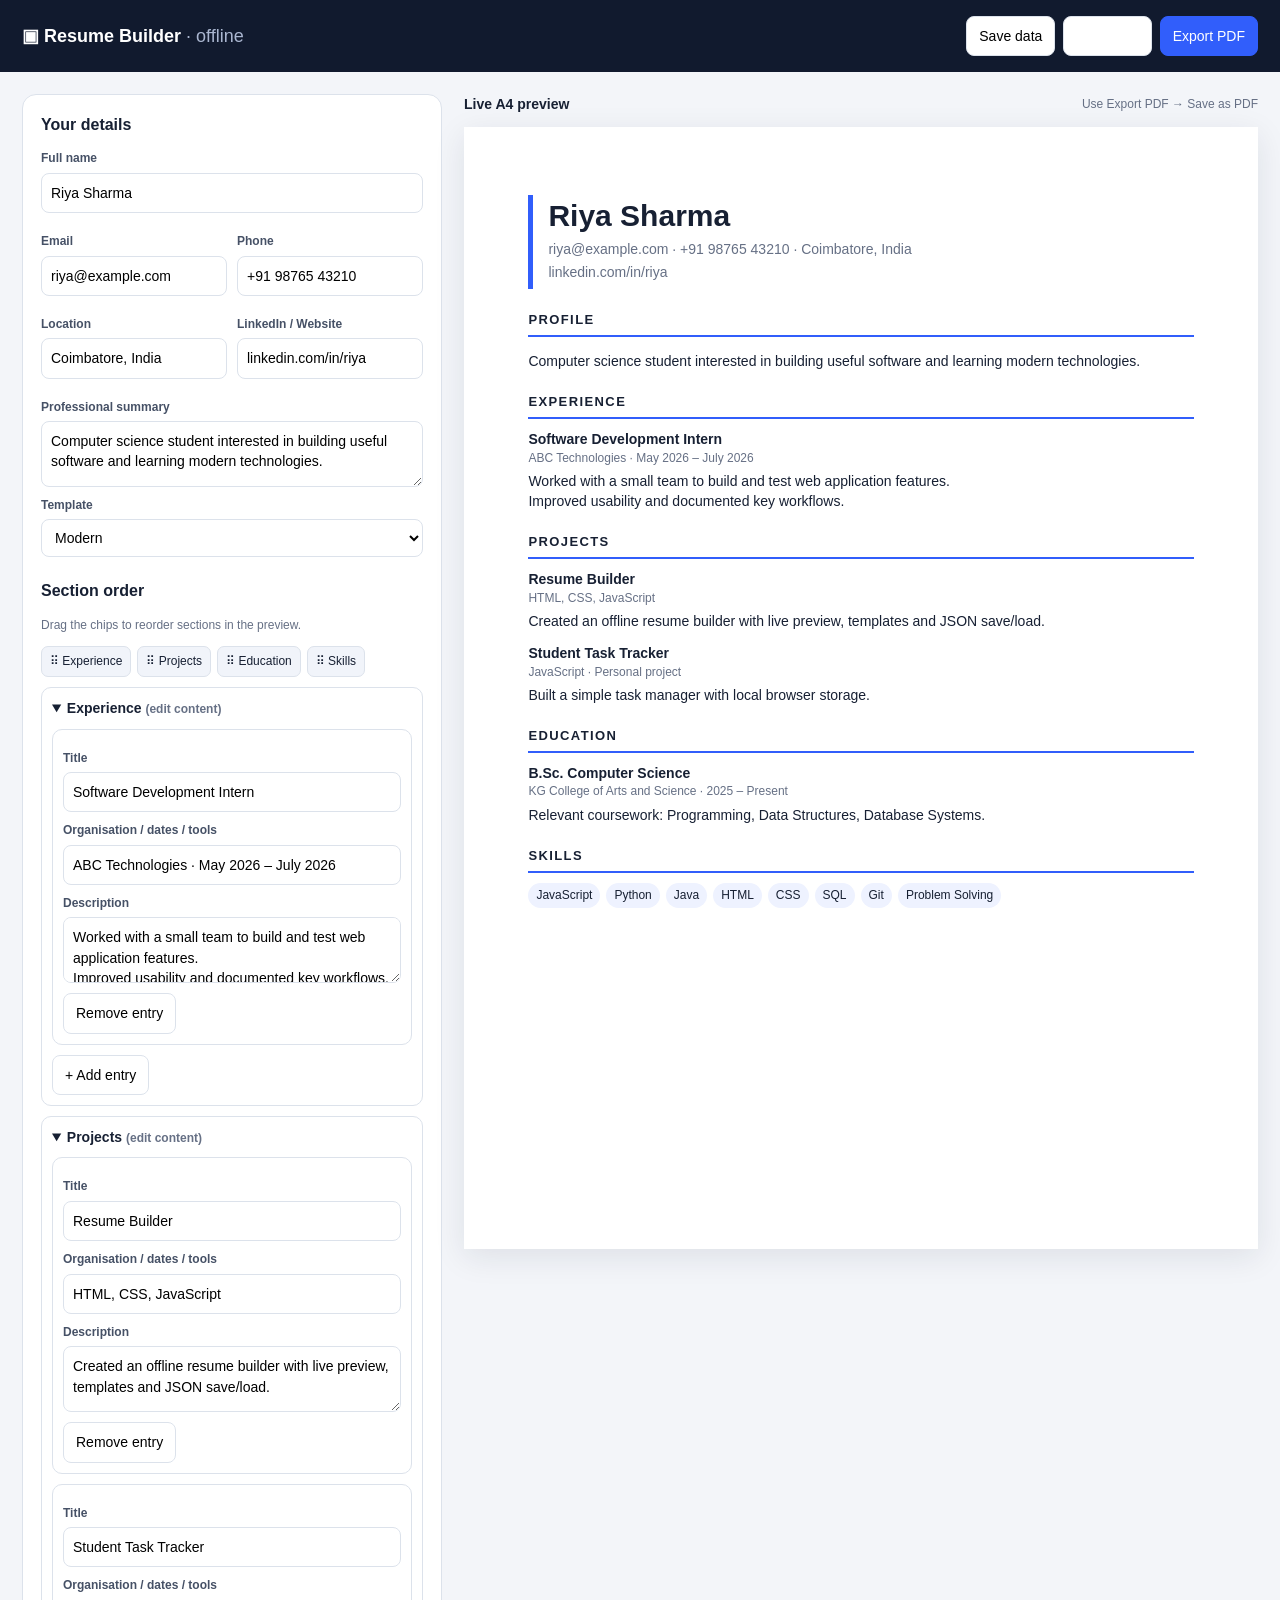
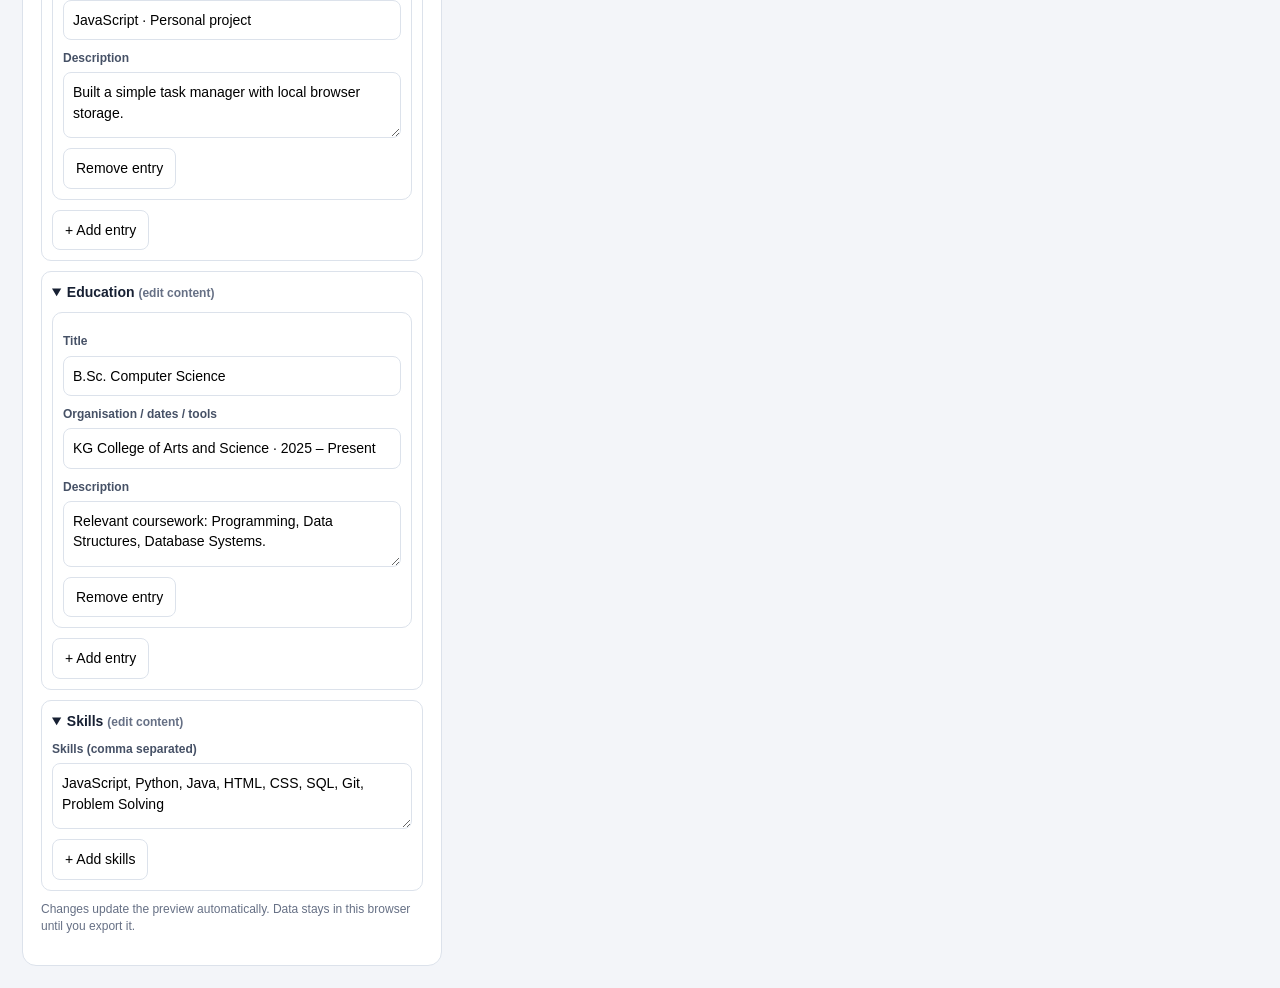
<file: resume-builder/index.html>
<!doctype html>
<html lang="en">
<head>
<meta charset="utf-8"><meta name="viewport" content="width=device-width,initial-scale=1"><title>Resume Builder</title>
<style>
:root{--ink:#172033;--muted:#667085;--line:#dce2eb;--accent:#315efb;--paper:#fff;--bg:#f3f5f9}*{box-sizing:border-box}body{margin:0;background:var(--bg);color:var(--ink);font:14px/1.45 Inter,Arial,sans-serif}.top{background:#111a2e;color:white;padding:16px 22px;display:flex;justify-content:space-between;align-items:center;gap:12px;flex-wrap:wrap}.top strong{font-size:18px}.actions{display:flex;gap:8px;flex-wrap:wrap}button,.filebtn,select{border:1px solid var(--line);background:white;border-radius:8px;padding:9px 12px;font:inherit;cursor:pointer}button.primary{background:var(--accent);color:#fff;border-color:var(--accent)}button:hover,.filebtn:hover{filter:brightness(.96)}.layout{display:grid;grid-template-columns:minmax(300px,420px) 1fr;gap:22px;padding:22px;max-width:1500px;margin:auto}.panel{background:white;border:1px solid var(--line);border-radius:14px;padding:18px;height:max-content}.panel h2{font-size:16px;margin:0 0 14px}.field{display:grid;gap:5px;margin:10px 0}.field label{font-weight:650;font-size:12px;color:#465166}.field input,.field textarea,.field select{width:100%;border:1px solid var(--line);border-radius:8px;padding:9px;font:inherit}.field textarea{min-height:66px;resize:vertical}.two{display:grid;grid-template-columns:1fr 1fr;gap:10px}.section-editor{border:1px solid var(--line);border-radius:10px;padding:10px;margin:10px 0}.section-editor summary{font-weight:700;cursor:pointer}.hint{color:var(--muted);font-size:12px}.preview-wrap{min-width:0}.preview-head{display:flex;justify-content:space-between;align-items:center;gap:10px;flex-wrap:wrap;margin:0 0 12px}.paper{background:var(--paper);width:210mm;min-height:297mm;max-width:100%;margin:auto;padding:18mm 17mm;box-shadow:0 8px 30px #18233a18;overflow-wrap:anywhere}.resume-header h1{font-size:30px;line-height:1.1;margin:0 0 7px}.resume-header p{margin:3px 0;color:var(--muted)}.resume-section{margin-top:22px;break-inside:avoid}.resume-section h2{font-size:13px;letter-spacing:1.4px;text-transform:uppercase;border-bottom:2px solid var(--accent);padding-bottom:5px;margin:0 0 10px}.entry{margin:0 0 12px;break-inside:avoid}.entry strong{font-size:14px}.entry .meta{color:var(--muted);font-size:12px}.entry p{margin:4px 0;white-space:pre-line}.skills{display:flex;flex-wrap:wrap;gap:6px}.skills span{background:#eef2ff;padding:4px 8px;border-radius:20px;font-size:12px}.template-modern .resume-header{border-left:5px solid var(--accent);padding:4px 0 4px 15px}.template-classic .resume-header{text-align:center;border-bottom:2px solid #202938;padding-bottom:15px}.template-classic .resume-section h2{border-color:#222}.template-minimal{font-family:Georgia,serif}.template-minimal .resume-section h2{border:0;border-bottom:1px solid #888;letter-spacing:2px}.template-minimal .resume-header h1{font-weight:500}.drag-list{display:flex;flex-wrap:wrap;gap:6px;margin:8px 0}.drag-chip{background:#f1f4fa;border:1px solid var(--line);border-radius:7px;padding:6px 8px;cursor:grab;font-size:12px}.drag-chip.dragging{opacity:.4}.status{font-size:12px;color:var(--muted);margin-top:8px}@media(max-width:900px){.layout{grid-template-columns:1fr;padding:12px}.paper{width:100%;min-height:unset;padding:28px}.panel{order:1}}@media print{@page{size:A4;margin:0}body{background:white}.top,.panel,.preview-head{display:none!important}.layout{display:block;padding:0;margin:0}.preview-wrap{margin:0}.paper{width:210mm;min-height:297mm;max-width:none;margin:0;padding:18mm 17mm;box-shadow:none}.resume-section{break-inside:avoid}*{-webkit-print-color-adjust:exact;print-color-adjust:exact}}
</style></head>
<body>
<header class="top"><strong>▣ Resume Builder <span style="font-weight:400;color:#aab6d0">· offline</span></strong><div class="actions"><button id="saveBtn">Save data</button><label class="filebtn" for="loadFile">Load data</label><input id="loadFile" type="file" accept=".json,application/json" hidden><button class="primary" id="pdfBtn">Export PDF</button></div></header>
<main class="layout"><aside class="panel"><h2>Your details</h2>
<div class="field"><label>Full name</label><input id="name" value="Riya Sharma" placeholder="Your name"></div>
<div class="two"><div class="field"><label>Email</label><input id="email" value="riya@example.com"></div><div class="field"><label>Phone</label><input id="phone" value="+91 98765 43210"></div></div>
<div class="two"><div class="field"><label>Location</label><input id="location" value="Coimbatore, India"></div><div class="field"><label>LinkedIn / Website</label><input id="links" value="linkedin.com/in/riya"></div></div>
<div class="field"><label>Professional summary</label><textarea id="summary">Computer science student interested in building useful software and learning modern technologies.</textarea></div>
<div class="field"><label>Template</label><select id="template"><option value="modern">Modern</option><option value="classic">Classic</option><option value="minimal">Minimal</option></select></div>
<h2 style="margin-top:22px">Section order</h2><p class="hint">Drag the chips to reorder sections in the preview.</p><div class="drag-list" id="orderList"></div>
<div id="editors"></div><p class="status" id="status">Changes update the preview automatically. Data stays in this browser until you export it.</p></aside>
<section class="preview-wrap"><div class="preview-head"><strong>Live A4 preview</strong><span class="hint">Use Export PDF → Save as PDF</span></div><article class="paper template-modern" id="paper"><header class="resume-header"><h1 id="p-name"></h1><p id="p-contact"></p><p id="p-links"></p></header><section class="resume-section" id="summaryBlock"><h2>Profile</h2><p id="p-summary"></p></section><div id="resumeSections"></div></article></section></main>
<script>
const $=id=>document.getElementById(id);
const fields=['name','email','phone','location','links','summary'];
const defaultData={name:'Riya Sharma',email:'riya@example.com',phone:'+91 98765 43210',location:'Coimbatore, India',links:'linkedin.com/in/riya',summary:'Computer science student interested in building useful software and learning modern technologies.',template:'modern',order:['experience','projects','education','skills'],sections:{experience:[{title:'Software Development Intern',meta:'ABC Technologies · May 2026 – July 2026',desc:'Worked with a small team to build and test web application features.\nImproved usability and documented key workflows.'}],projects:[{title:'Resume Builder',meta:'HTML, CSS, JavaScript',desc:'Created an offline resume builder with live preview, templates and JSON save/load.'},{title:'Student Task Tracker',meta:'JavaScript · Personal project',desc:'Built a simple task manager with local browser storage.'}],education:[{title:'B.Sc. Computer Science',meta:'KG College of Arts and Science · 2025 – Present',desc:'Relevant coursework: Programming, Data Structures, Database Systems.'}],skills:[{title:'',meta:'',desc:'JavaScript, Python, Java, HTML, CSS, SQL, Git, Problem Solving'}]}};
let data=structuredClone(defaultData);const titles={experience:'Experience',projects:'Projects',education:'Education',skills:'Skills'};
function esc(s){return String(s??'').replace(/[&<>"']/g,c=>({'&':'&amp;','<':'&lt;','>':'&gt;','"':'&quot;',"'":'&#39;'}[c]))}
function render(){fields.forEach(k=>{if($(k).value!==String(data[k]??''))$(k).value=data[k]??''});$('template').value=data.template;$('paper').className='paper template-'+data.template;$('p-name').textContent=data.name||'Your Name';$('p-contact').textContent=[data.email,data.phone,data.location].filter(Boolean).join('  ·  ');$('p-links').textContent=data.links||'';$('p-summary').textContent=data.summary||'';
$('resumeSections').innerHTML=data.order.map(key=>{let entries=data.sections[key]||[];let body=key==='skills'?`<div class="skills">${(entries[0]?.desc||'').split(',').map(x=>x.trim()).filter(Boolean).map(x=>`<span>${esc(x)}</span>`).join('')}</div>`:entries.map(e=>`<div class="entry">${e.title?`<strong>${esc(e.title)}</strong>`:''}${e.meta?`<div class="meta">${esc(e.meta)}</div>`:''}${e.desc?`<p>${esc(e.desc)}</p>`:''}</div>`).join('');if(key==='experience'||key==='projects'||key==='education'||key==='skills'){if(key==='experience'||key==='projects'||key==='education'){} }return `<section class="resume-section"><h2>${titles[key]}</h2>${body}</section>`}).join('');renderOrder();renderEditors();}
function renderOrder(){ $('orderList').innerHTML=data.order.map(k=>`<span class="drag-chip" draggable="true" data-key="${k}">⠿ ${titles[k]}</span>`).join('');let dragged=null;$('orderList').querySelectorAll('.drag-chip').forEach(chip=>{chip.addEventListener('dragstart',()=>{dragged=chip.dataset.key;chip.classList.add('dragging')});chip.addEventListener('dragend',()=>chip.classList.remove('dragging'));chip.addEventListener('dragover',e=>e.preventDefault());chip.addEventListener('drop',e=>{e.preventDefault();let target=chip.dataset.key;if(!dragged||dragged===target)return;let a=data.order.indexOf(dragged),b=data.order.indexOf(target);data.order.splice(a,1);data.order.splice(b,0,dragged);render()})})}
function renderEditors(){ $('editors').innerHTML=data.order.map(k=>`<details class="section-editor" open><summary>${titles[k]} <span class="hint">(edit content)</span></summary><div id="edit-${k}"></div><button type="button" data-add="${k}">+ Add ${k==='skills'?'skills':'entry'}</button></details>`).join('');data.order.forEach(k=>{let host=$('edit-'+k);if(k==='skills'){let e=data.sections[k][0]||{desc:''};host.innerHTML=`<div class="field"><label>Skills (comma separated)</label><textarea data-k="${k}" data-i="0" data-f="desc">${esc(e.desc)}</textarea></div>`}else host.innerHTML=(data.sections[k]||[]).map((e,i)=>`<div class="section-editor"><div class="field"><label>Title</label><input data-k="${k}" data-i="${i}" data-f="title" value="${esc(e.title)}"></div><div class="field"><label>Organisation / dates / tools</label><input data-k="${k}" data-i="${i}" data-f="meta" value="${esc(e.meta)}"></div><div class="field"><label>Description</label><textarea data-k="${k}" data-i="${i}" data-f="desc">${esc(e.desc)}</textarea></div><button type="button" data-remove="${k}" data-i="${i}">Remove entry</button></div>`).join('')});$('editors').querySelectorAll('[data-k]').forEach(el=>el.addEventListener('input',()=>{let {k,i,f}=el.dataset;data.sections[k][+i][f]=el.value;renderPreviewOnly()}));$('editors').querySelectorAll('[data-add]').forEach(b=>b.addEventListener('click',()=>{let k=b.dataset.add;if(k==='skills')data.sections.skills=[{title:'',meta:'',desc:''}];else data.sections[k].push({title:'New entry',meta:'',desc:''});render()}));$('editors').querySelectorAll('[data-remove]').forEach(b=>b.addEventListener('click',()=>{let k=b.dataset.remove;data.sections[k].splice(+b.dataset.i,1);render()}))}
function renderPreviewOnly(){ $('resumeSections').innerHTML=data.order.map(key=>{let es=data.sections[key]||[];let body=key==='skills'?`<div class="skills">${(es[0]?.desc||'').split(',').map(x=>x.trim()).filter(Boolean).map(x=>`<span>${esc(x)}</span>`).join('')}</div>`:es.map(e=>`<div class="entry"><strong>${esc(e.title)}</strong><div class="meta">${esc(e.meta)}</div><p>${esc(e.desc)}</p></div>`).join('');return `<section class="resume-section"><h2>${titles[key]}</h2>${body}</section>`}).join('')}
fields.forEach(k=>$(k).addEventListener('input',()=>{data[k]=$(k).value;$('p-name').textContent=data.name||'Your Name';$('p-contact').textContent=[data.email,data.phone,data.location].filter(Boolean).join('  ·  ');$('p-links').textContent=data.links||'';$('p-summary').textContent=data.summary||''}));$('template').addEventListener('change',()=>{data.template=$('template').value;$('paper').className='paper template-'+data.template});
$('pdfBtn').addEventListener('click',()=>window.print());$('saveBtn').addEventListener('click',()=>{const blob=new Blob([JSON.stringify(data,null,2)],{type:'application/json'});const a=document.createElement('a');a.href=URL.createObjectURL(blob);a.download='my-resume-data.json';a.click();URL.revokeObjectURL(a.href);$('status').textContent='Resume data exported as JSON.'});$('loadFile').addEventListener('change',async e=>{let f=e.target.files[0];if(!f)return;try{let parsed=JSON.parse(await f.text());if(!parsed||typeof parsed!=='object'||!parsed.sections||!Array.isArray(parsed.order))throw Error('Invalid resume file');data={...structuredClone(defaultData),...parsed,sections:{...structuredClone(defaultData.sections),...parsed.sections}};data.order=data.order.filter(k=>titles[k]);render();$('status').textContent='Saved resume loaded successfully.'}catch(err){alert('Could not load this file. Please choose a JSON file exported by Resume Builder.')}e.target.value=''});
render();
</script></body></html>
</file>
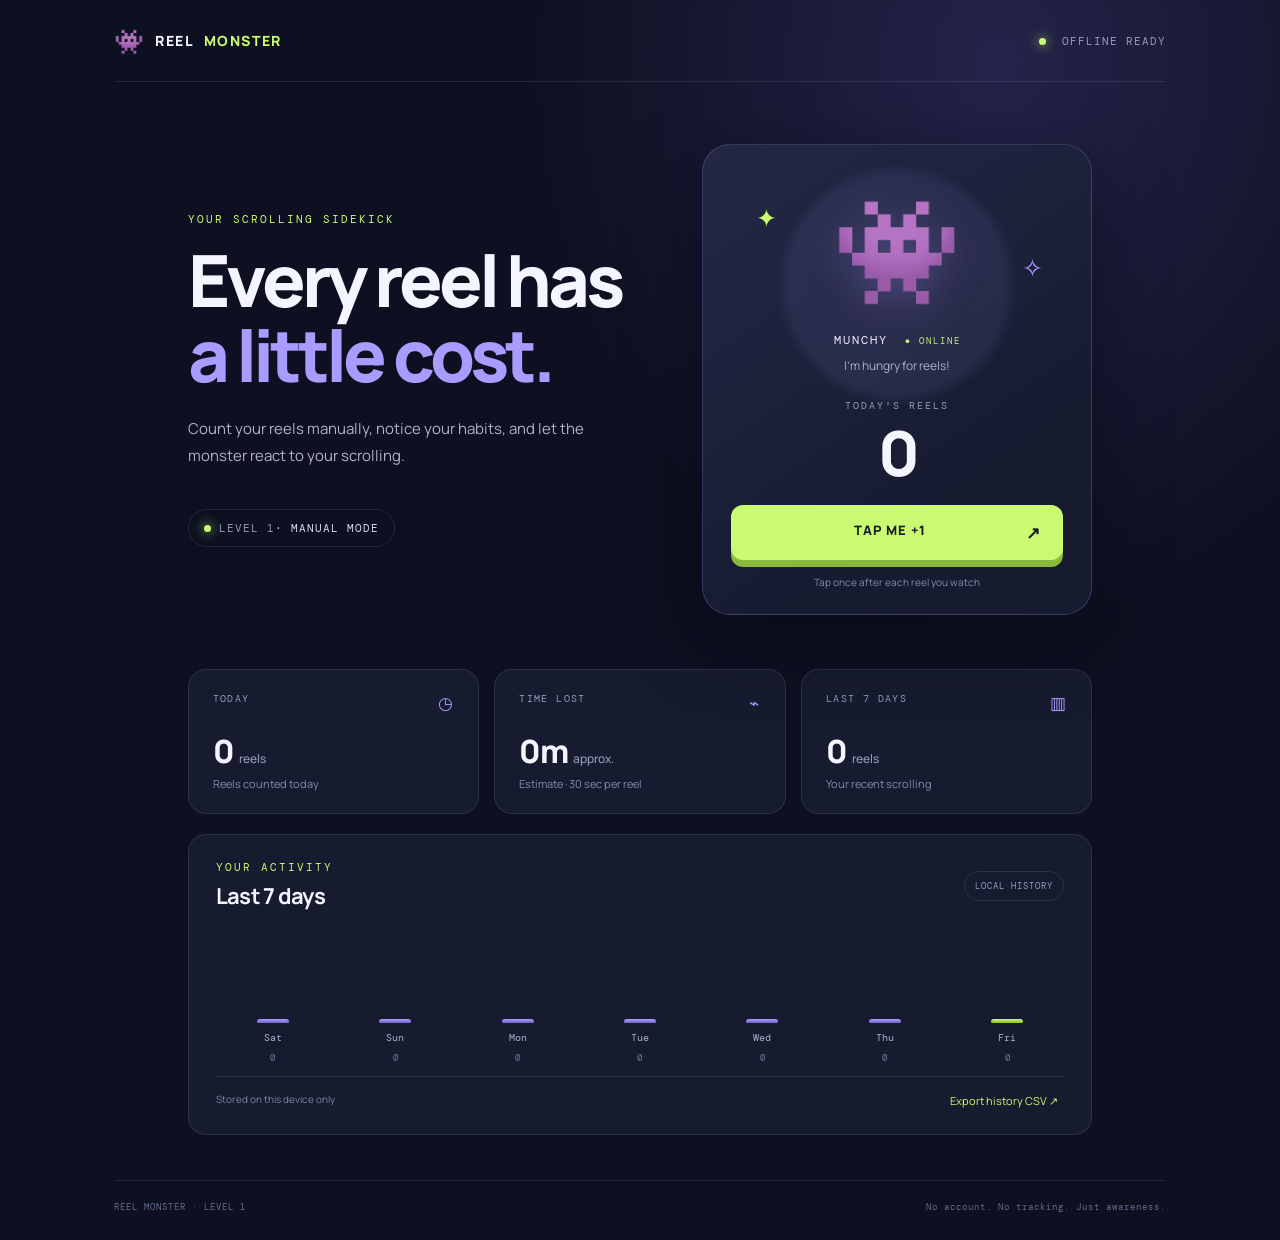
<file: reel-monster-web/reel-monster-web/index.html>
<!doctype html>
<html lang="en">
<head>
  <meta charset="utf-8"><meta name="viewport" content="width=device-width,initial-scale=1">
  <meta name="theme-color" content="#101323"><meta name="description" content="Reel Monster — a playful manual reel counter that works offline.">
  <title>Reel Monster — Scroll with awareness</title>
  <link rel="stylesheet" href="style.css">
</head>
<body>
  <div class="shell">
    <header class="topbar"><a class="brand" href="#"><span class="brand-icon">👾</span> REEL<span>MONSTER</span></a><span class="offline"><i></i> OFFLINE READY</span></header>
    <main>
      <section class="hero">
        <div class="intro"><p class="eyebrow">YOUR SCROLLING SIDEKICK</p><h1>Every reel has<br><em>a little cost.</em></h1><p class="sub">Count your reels manually, notice your habits, and let the monster react to your scrolling.</p>
          <div class="level"><span class="level-dot"></span> LEVEL 1 <b>· MANUAL MODE</b></div>
        </div>
        <div class="monster-card">
          <div class="spark s1">✦</div><div class="spark s2">✧</div>
          <div class="monster" id="monster" aria-label="Reel Monster">👾</div>
          <div class="monster-name">MUNCHY <span>● ONLINE</span></div>
          <p class="mood" id="mood">I'm hungry for reels!</p>
          <div class="count-label">TODAY'S REELS</div><div class="count" id="todayCount">0</div>
          <button class="tap-button" id="addReel">TAP ME +1 <span>↗</span></button>
          <p class="tap-hint">Tap once after each reel you watch</p>
        </div>
      </section>
      <section class="stats-grid">
        <article class="stat"><div class="stat-head">TODAY <span>◷</span></div><div class="stat-value" id="statToday">0 <small>reels</small></div><p>Reels counted today</p></article>
        <article class="stat"><div class="stat-head">TIME LOST <span>⌁</span></div><div class="stat-value" id="timeLost">0m <small>approx.</small></div><p>Estimate · 30 sec per reel</p></article>
        <article class="stat"><div class="stat-head">LAST 7 DAYS <span>▥</span></div><div class="stat-value" id="weekTotal">0 <small>reels</small></div><p>Your recent scrolling</p></article>
      </section>
      <section class="history-card">
        <div class="section-title"><div><p class="eyebrow">YOUR ACTIVITY</p><h2>Last 7 days</h2></div><span class="history-badge">LOCAL HISTORY</span></div>
        <div id="weekChart" class="week-chart" aria-label="Reels counted each of the last seven days"></div>
        <div class="history-foot"><span>Stored on this device only</span><button id="exportBtn" class="text-button">Export history CSV ↗</button></div>
      </section>
      <footer><span>REEL MONSTER · LEVEL 1</span><span>No account. No tracking. Just awareness.</span></footer>
    </main>
  </div>
  <div id="toast" class="toast" role="status" aria-live="polite"></div>
  <script src="app.js"></script>
</body>
</html>
</file>
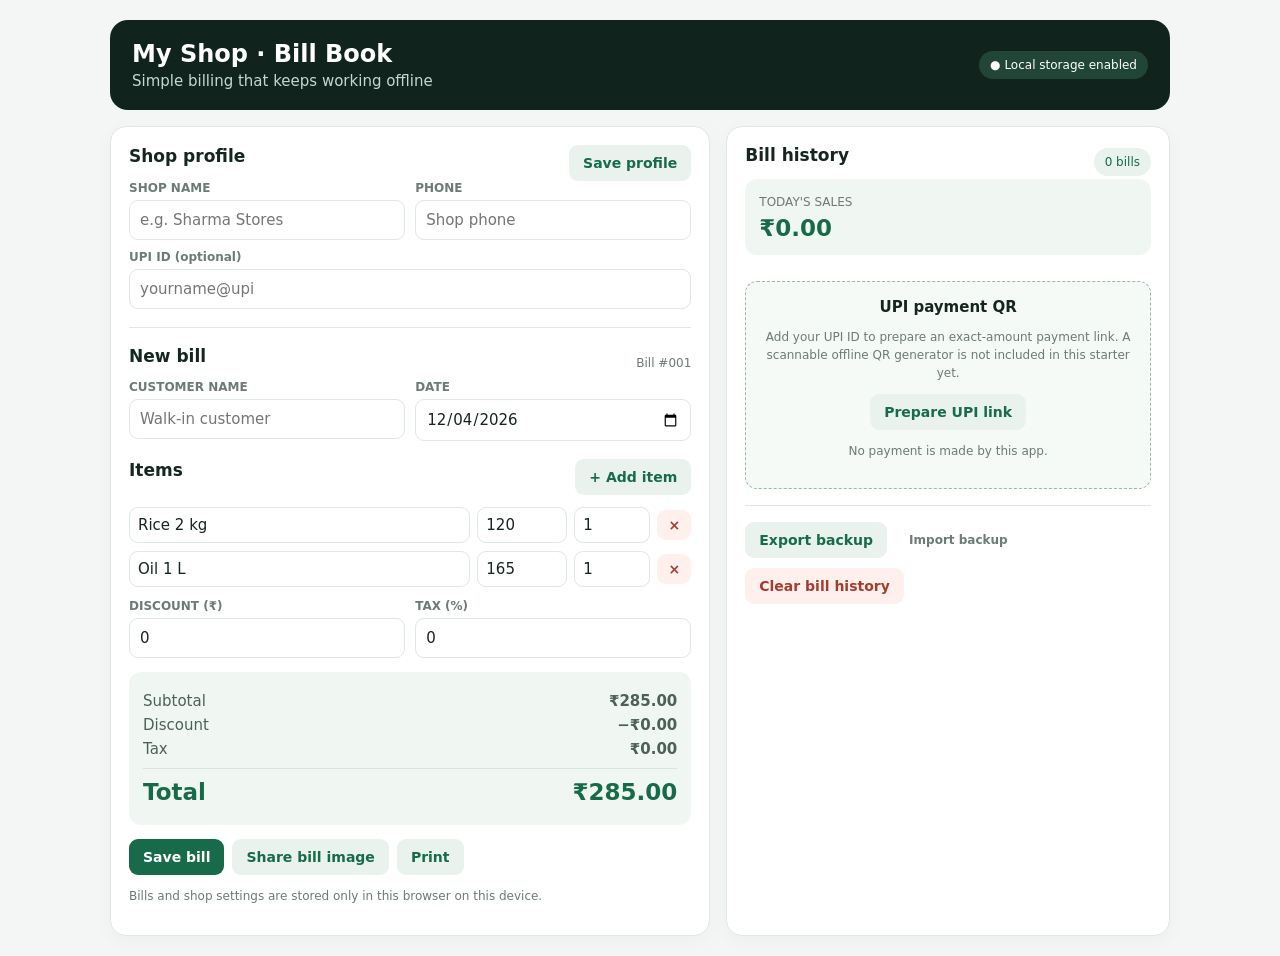
<file: Bill Book.html>
<!doctype html>
<html lang="en"><head><meta charset="utf-8"><meta name="viewport" content="width=device-width,initial-scale=1"><meta name="theme-color" content="#10231d"><title>Bill Book · Offline Shop Billing</title><link rel="manifest" href="manifest.webmanifest"><style>
:root{--bg:#f3f6f4;--card:#fff;--ink:#17251f;--muted:#6c7b73;--green:#176b4b;--line:#e0e8e3;--orange:#f1a34a}*{box-sizing:border-box}body{margin:0;background:var(--bg);color:var(--ink);font:15px system-ui,Segoe UI,sans-serif}.app{max-width:1100px;margin:auto;padding:20px}.top{display:flex;justify-content:space-between;align-items:center;gap:12px;flex-wrap:wrap;background:#10231d;color:white;padding:20px 22px;border-radius:18px}.top h1{margin:0;font-size:24px}.top p{margin:4px 0 0;color:#c6d8ce}.pill{background:#214638;padding:7px 11px;border-radius:30px;font-size:12px}.layout{display:grid;grid-template-columns:1.15fr .85fr;gap:16px;margin-top:16px}.card{background:var(--card);border:1px solid var(--line);border-radius:16px;padding:18px;box-shadow:0 5px 20px #10231d08}.card h2{font-size:17px;margin:0 0 14px}.fields{display:grid;grid-template-columns:1fr 1fr;gap:10px}.field{display:flex;flex-direction:column;gap:5px}.field.full{grid-column:1/-1}label{font-size:12px;color:var(--muted);font-weight:650}input,select{width:100%;border:1px solid var(--line);border-radius:9px;padding:10px;font:inherit;background:#fff;color:var(--ink)}button{border:0;border-radius:9px;padding:10px 14px;font:600 14px system-ui;cursor:pointer;background:var(--green);color:#fff}button.secondary{background:#e9f2ed;color:var(--green)}button.danger{background:#fff0ed;color:#a33d2e}button:disabled{opacity:.5;cursor:not-allowed}.row{display:flex;align-items:center;gap:8px;flex-wrap:wrap}.row.between{justify-content:space-between}.item-list{display:grid;gap:8px;margin:12px 0}.item{display:grid;grid-template-columns:1fr 90px 76px 34px;gap:7px;align-items:center}.item strong{font-size:14px}.item small{color:var(--muted)}.item input{padding:8px}.remove{padding:7px;background:#fff0ed;color:#a33d2e}.totalbox{background:#f0f7f3;border-radius:12px;padding:14px;margin-top:14px}.total-line{display:flex;justify-content:space-between;margin:6px 0;color:#4d6056}.grand{font-size:23px;font-weight:800;color:var(--green);border-top:1px solid #d6e6dc;padding-top:10px;margin-top:10px}.history{display:grid;gap:8px}.bill{display:flex;justify-content:space-between;align-items:center;padding:10px;border:1px solid var(--line);border-radius:10px;gap:10px}.bill small{display:block;color:var(--muted)}.hint{color:var(--muted);font-size:12px;line-height:1.5}.status{font-size:12px;color:var(--green)}.qr-placeholder{border:1px dashed #9bb7a7;background:#f6faf7;padding:16px;border-radius:12px;text-align:center;margin-top:12px}.qr-placeholder strong{display:block;margin-bottom:5px}.hidden{display:none}@media(max-width:760px){.layout{grid-template-columns:1fr}.app{padding:12px}.item{grid-template-columns:1fr 74px 65px 32px}.top h1{font-size:21px}}
@media print{body{background:white}.top,.no-print,.layout>.card:nth-child(2){display:none!important}.app{padding:0}.layout{display:block}.card{box-shadow:none;border:0}}
</style></head><body><main class="app"><header class="top"><div><h1 id="shopHeading">My Shop · Bill Book</h1><p>Simple billing that keeps working offline</p></div><span class="pill">● Local storage enabled</span></header><div class="layout"><section class="card"><div class="row between"><h2>Shop profile</h2><button class="secondary no-print" id="saveShop">Save profile</button></div><div class="fields"><div class="field"><label>SHOP NAME</label><input id="shopName" placeholder="e.g. Sharma Stores"></div><div class="field"><label>PHONE</label><input id="shopPhone" placeholder="Shop phone"></div><div class="field full"><label>UPI ID (optional)</label><input id="upi" placeholder="yourname@upi"></div></div><hr style="border:0;border-top:1px solid var(--line);margin:18px 0"><div class="row between"><h2>New bill</h2><span class="hint" id="billNo">Bill #001</span></div><div class="fields"><div class="field"><label>CUSTOMER NAME</label><input id="customer" placeholder="Walk-in customer"></div><div class="field"><label>DATE</label><input id="billDate" type="date"></div></div><div class="row between" style="margin-top:18px"><h2>Items</h2><button id="addItem" class="secondary no-print">+ Add item</button></div><div id="items" class="item-list"></div><div class="fields"><div class="field"><label>DISCOUNT (₹)</label><input id="discount" type="number" min="0" value="0"></div><div class="field"><label>TAX (%)</label><input id="tax" type="number" min="0" value="0"></div></div><div class="totalbox"><div class="total-line"><span>Subtotal</span><strong id="subtotal">₹0.00</strong></div><div class="total-line"><span>Discount</span><strong id="discountOut">−₹0.00</strong></div><div class="total-line"><span>Tax</span><strong id="taxOut">₹0.00</strong></div><div class="total-line grand"><span>Total</span><span id="total">₹0.00</span></div></div><div class="row no-print" style="margin-top:14px"><button id="saveBill">Save bill</button><button class="secondary" id="shareBill">Share bill image</button><button class="secondary" onclick="window.print()">Print</button></div><p class="hint">Bills and shop settings are stored only in this browser on this device.</p></section><aside class="card"><div class="row between"><h2>Bill history</h2><span class="pill" style="background:#e9f2ed;color:#176b4b" id="billCount">0 bills</span></div><div class="totalbox" style="margin:0 0 14px"><div class="hint">TODAY'S SALES</div><div class="grand" id="dailyTotal" style="border:0;margin:4px 0 0;padding:0">₹0.00</div></div><div class="history" id="history"></div><div class="qr-placeholder"><strong>UPI payment QR</strong><p class="hint">Add your UPI ID to prepare an exact-amount payment link. A scannable offline QR generator is not included in this starter yet.</p><button class="secondary" id="upiLink">Prepare UPI link</button><p class="hint" id="upiStatus">No payment is made by this app.</p></div><hr style="border:0;border-top:1px solid var(--line);margin:16px 0"><div class="row"><button class="secondary" id="exportData">Export backup</button><label class="secondary" style="padding:10px 14px;border-radius:9px;cursor:pointer">Import backup<input id="importData" type="file" accept="application/json" hidden></label></div><button class="danger no-print" id="clearHistory" style="margin-top:10px">Clear bill history</button></aside></div></main><script>
const $=id=>document.getElementById(id),money=n=>'₹'+Number(n||0).toFixed(2),today=()=>new Date().toISOString().slice(0,10);let bills=JSON.parse(localStorage.getItem('bb_bills')||'[]'),shop=JSON.parse(localStorage.getItem('bb_shop')||'{}'),currentItems=[];
function persist(){localStorage.setItem('bb_bills',JSON.stringify(bills));localStorage.setItem('bb_shop',JSON.stringify(shop))}function loadShop(){ $('shopName').value=shop.name||'';$('shopPhone').value=shop.phone||'';$('upi').value=shop.upi||'';$('shopHeading').textContent=(shop.name||'My Shop')+' · Bill Book'}function addItem(name='',price='',qty=1){currentItems.push({name,price,qty});renderItems()}function renderItems(){ $('items').innerHTML='';currentItems.forEach((it,i)=>{const d=document.createElement('div');d.className='item';d.innerHTML=`<input aria-label="Item name" placeholder="Item name" value="${escapeHtml(it.name)}" data-i="${i}" data-k="name"><input aria-label="Price" type="number" min="0" placeholder="₹ price" value="${it.price}" data-i="${i}" data-k="price"><input aria-label="Quantity" type="number" min="1" value="${it.qty}" data-i="${i}" data-k="qty"><button class="remove" data-remove="${i}" aria-label="Remove item">×</button>`;$('items').appendChild(d)});calc()}function escapeHtml(s){return String(s).replace(/[&<>"']/g,c=>({'&':'&amp;','<':'&lt;','>':'&gt;','"':'&quot;',"'":'&#39;'}[c]))}
$('items').addEventListener('input',e=>{let i=e.target.dataset.i,k=e.target.dataset.k;if(i!==undefined){currentItems[+i][k]=k==='name'?e.target.value:Math.max(0,Number(e.target.value));calc()}});$('items').addEventListener('click',e=>{if(e.target.dataset.remove!==undefined){currentItems.splice(+e.target.dataset.remove,1);renderItems()}});function calc(){let sub=currentItems.reduce((s,x)=>s+(Number(x.price)||0)*(Number(x.qty)||0),0),disc=Math.min(sub,Math.max(0,Number($('discount').value)||0)),taxable=sub-disc,tax=taxable*Math.max(0,Number($('tax').value)||0)/100,total=taxable+tax;$('subtotal').textContent=money(sub);$('discountOut').textContent='−'+money(disc);$('taxOut').textContent=money(tax);$('total').textContent=money(total);return{sub,disc,tax,total}}
['discount','tax'].forEach(id=>$(id).addEventListener('input',calc));$('addItem').onclick=()=>addItem();$('saveShop').onclick=()=>{shop={name:$('shopName').value.trim(),phone:$('shopPhone').value.trim(),upi:$('upi').value.trim()};persist();loadShop();alert('Shop profile saved.')};$('saveBill').onclick=()=>{let valid=currentItems.filter(x=>x.name.trim()&&Number(x.price)>0&&Number(x.qty)>0);if(!valid.length){alert('Add at least one item with a name and price.');return}let t=calc(),bill={id:Date.now(),number:String(bills.length+1).padStart(3,'0'),date:$('billDate').value||today(),customer:$('customer').value.trim()||'Walk-in customer',items:valid,discount:t.disc,taxRate:Number($('tax').value)||0,tax:t.tax,total:t.total,subtotal:t.sub};bills.unshift(bill);persist();renderHistory();alert('Bill saved.');currentItems=[];addItem();$('discount').value=0;$('tax').value=0;calc();$('customer').value='';$('billNo').textContent='Bill #'+String(bills.length+1).padStart(3,'0')};function renderHistory(){ $('history').innerHTML='';bills.forEach(b=>{let d=document.createElement('div');d.className='bill';d.innerHTML=`<div><strong>#${b.number} · ${escapeHtml(b.customer)}</strong><small>${b.date} · ${b.items.length} item(s)</small></div><strong>${money(b.total)}</strong>`;$('history').appendChild(d)});$('billCount').textContent=bills.length+' bills';$('dailyTotal').textContent=money(bills.filter(b=>b.date===today()).reduce((s,b)=>s+b.total,0))}
$('upiLink').onclick=()=>{let id=$('upi').value.trim(),total=calc().total;if(!id.includes('@')){$('upiStatus').textContent='Enter a valid UPI ID in Shop profile first.';return}let url=`upi://pay?pa=${encodeURIComponent(id)}&pn=${encodeURIComponent(shop.name||$('shopName').value||'Shop')}&am=${total.toFixed(2)}&cu=INR`;$('upiStatus').textContent='Payment link prepared for '+money(total)+'. Open it on a phone with a UPI app.';let a=document.createElement('a');a.href=url;a.textContent='Open UPI app · '+money(total);a.style.display='block';a.style.marginTop='8px';a.style.color='#176b4b';$('upiStatus').appendChild(a)};
$('shareBill').onclick=async()=>{let t=calc(),canvas=document.createElement('canvas');canvas.width=720;canvas.height=700+currentItems.length*55;let c=canvas.getContext('2d');c.fillStyle='#fff';c.fillRect(0,0,canvas.width,canvas.height);c.fillStyle='#176b4b';c.font='bold 34px sans-serif';c.fillText(shop.name||'My Shop',40,60);c.fillStyle='#222';c.font='20px sans-serif';c.fillText('Bill · '+today(),40,105);c.fillText('Customer: '+($('customer').value||'Walk-in customer'),40,145);let y=220;c.font='bold 18px sans-serif';c.fillText('ITEM',40,y);c.fillText('QTY',430,y);c.fillText('AMOUNT',540,y);c.font='18px sans-serif';currentItems.forEach(x=>{y+=48;c.fillText(x.name.slice(0,28),40,y);c.fillText(String(x.qty),430,y);c.fillText(money(x.price*x.qty),540,y)});y+=70;c.font='bold 26px sans-serif';c.fillText('TOTAL  '+money(t.total),420,y);canvas.toBlob(async blob=>{let file=new File([blob],'bill.png',{type:'image/png'});if(navigator.share&&navigator.canShare?.({files:[file]})){try{await navigator.share({files:[file],title:'Shop bill'})}catch(e){}}else{let a=document.createElement('a');a.href=URL.createObjectURL(blob);a.download='bill.png';a.click();URL.revokeObjectURL(a.href)}},'image/png')};
$('exportData').onclick=()=>{let blob=new Blob([JSON.stringify({shop,bills},null,2)],{type:'application/json'}),a=document.createElement('a');a.href=URL.createObjectURL(blob);a.download='bill-book-backup.json';a.click();URL.revokeObjectURL(a.href)};$('importData').onchange=async e=>{try{let d=JSON.parse(await e.target.files[0].text());if(!Array.isArray(d.bills))throw Error();bills=d.bills;shop=d.shop||{};persist();loadShop();renderHistory();alert('Backup imported.')}catch(err){alert('Invalid backup file.')}};$('clearHistory').onclick=()=>{if(confirm('Delete all saved bills on this device?')){bills=[];persist();renderHistory()}};$('billDate').value=today();loadShop();renderHistory();addItem('Rice 2 kg',120,1);addItem('Oil 1 L',165,1);if('serviceWorker'in navigator&&location.protocol.startsWith('http'))navigator.serviceWorker.register('./sw.js').catch(()=>{});
</script></body></html>
</file>
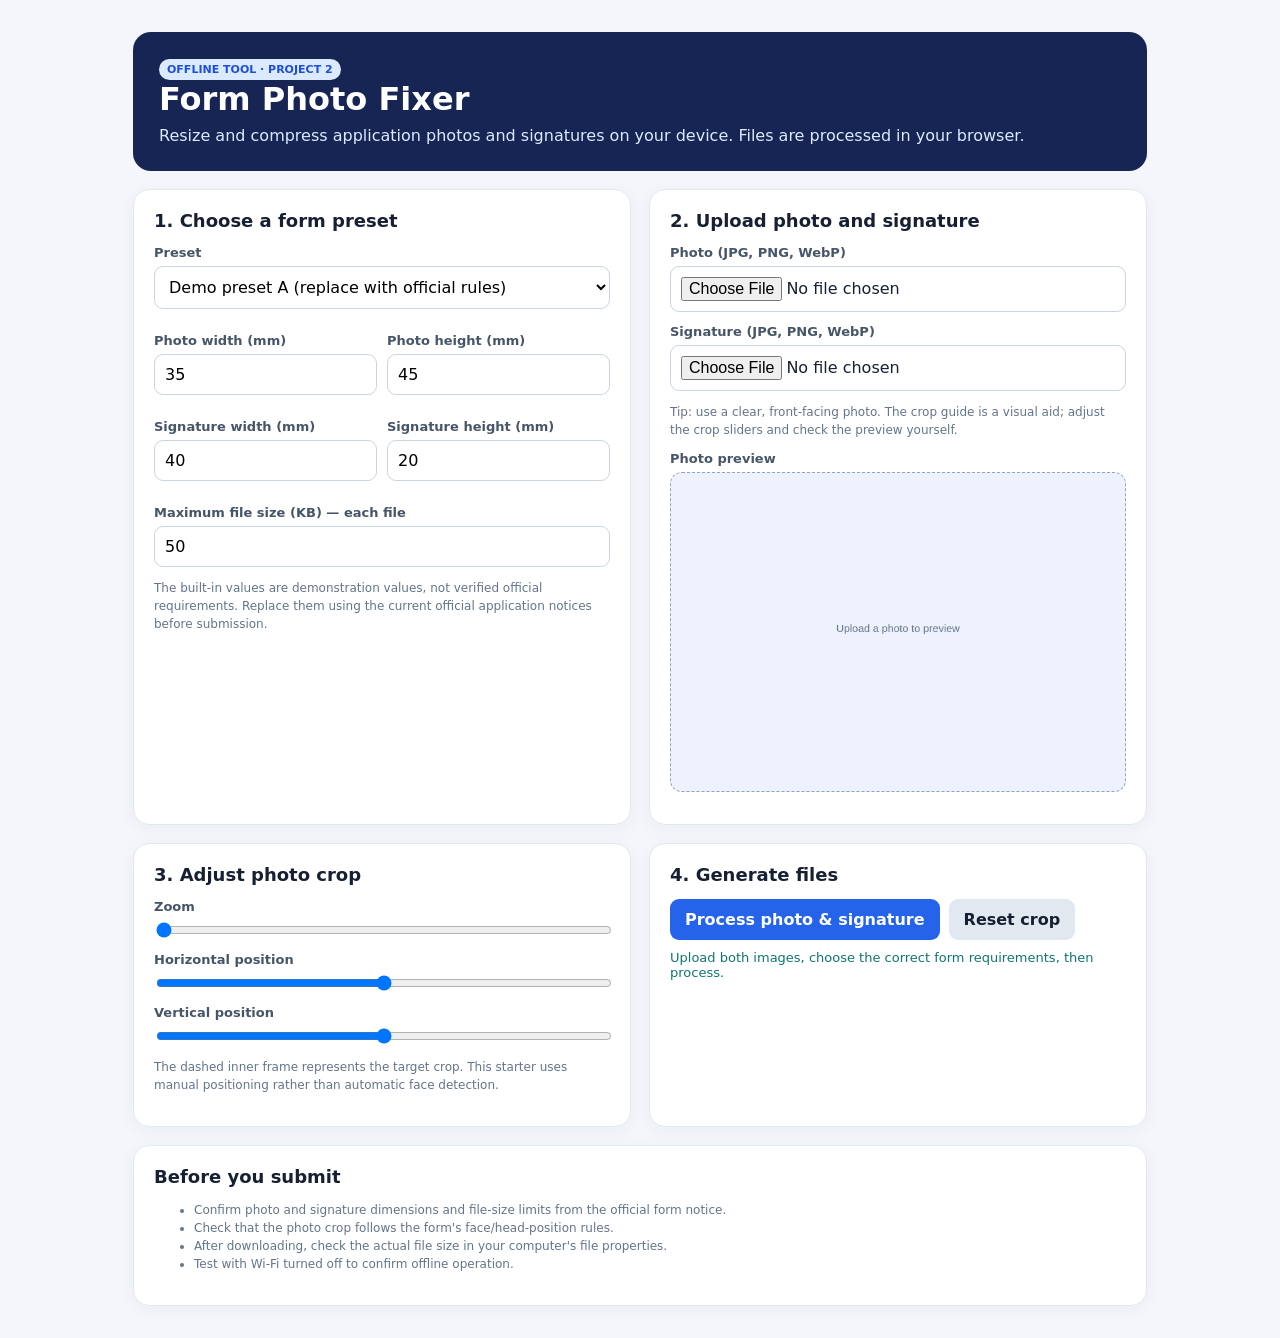
<file: Photo Fixer.html>
<!doctype html>
<html lang="en">
<head>
<meta charset="utf-8"><meta name="viewport" content="width=device-width,initial-scale=1">
<title>Form Photo Fixer</title>
<style>
:root{font-family:Inter,system-ui,Arial,sans-serif;color:#172033;background:#f4f6fb}*{box-sizing:border-box}body{margin:0}.wrap{max-width:1050px;margin:32px auto;padding:0 18px}.hero{background:#172554;color:white;padding:26px;border-radius:18px}.hero h1{margin:0 0 8px}.hero p{margin:0;color:#dbeafe}.grid{display:grid;grid-template-columns:1fr 1fr;gap:18px;margin-top:18px}.panel{background:white;padding:20px;border:1px solid #e2e8f0;border-radius:16px;box-shadow:0 4px 18px #1725540b}.panel h2{font-size:18px;margin:0 0 14px}.field{display:grid;gap:6px;margin:12px 0}label{font-size:13px;font-weight:650;color:#475569}input,select,button{font:inherit}input[type=file],input[type=number],input[type=text],select{width:100%;padding:10px;border:1px solid #cbd5e1;border-radius:9px;background:white}input[type=range]{width:100%}.row{display:grid;grid-template-columns:1fr 1fr;gap:10px}.preview{width:100%;max-height:320px;object-fit:contain;background:#eef2ff;border:1px dashed #94a3b8;border-radius:12px}.actions{display:flex;flex-wrap:wrap;gap:9px;margin-top:14px}button,.download{border:0;border-radius:9px;padding:11px 15px;background:#2563eb;color:white;font-weight:700;cursor:pointer;text-decoration:none}button.secondary{background:#e2e8f0;color:#172033}button:disabled{opacity:.45;cursor:not-allowed}.hint{font-size:12px;color:#64748b;line-height:1.5}.status{font-size:13px;margin-top:10px;color:#0f766e;white-space:pre-wrap}.full{grid-column:1/-1}.hidden{display:none}.pill{display:inline-block;background:#dbeafe;color:#1d4ed8;padding:4px 8px;border-radius:99px;font-size:11px;font-weight:700}@media(max-width:720px){.grid{grid-template-columns:1fr}.full{grid-column:auto}.wrap{margin:16px auto}.row{grid-template-columns:1fr 1fr}}
</style></head>
<body><main class="wrap">
<header class="hero"><span class="pill">OFFLINE TOOL · PROJECT 2</span><h1>Form Photo Fixer</h1><p>Resize and compress application photos and signatures on your device. Files are processed in your browser.</p></header>
<div class="grid">
<section class="panel"><h2>1. Choose a form preset</h2>
<div class="field"><label for="preset">Preset</label><select id="preset"><option value="demoA">Demo preset A (replace with official rules)</option><option value="demoB">Demo preset B (replace with official rules)</option><option value="demoC">Demo preset C (replace with official rules)</option><option value="custom">My custom preset</option></select></div>
<div class="row"><div class="field"><label for="pw">Photo width (mm)</label><input id="pw" type="number" min="5" max="100" value="35"></div><div class="field"><label for="ph">Photo height (mm)</label><input id="ph" type="number" min="5" max="120" value="45"></div></div>
<div class="row"><div class="field"><label for="sw">Signature width (mm)</label><input id="sw" type="number" min="5" max="150" value="40"></div><div class="field"><label for="sh">Signature height (mm)</label><input id="sh" type="number" min="5" max="80" value="20"></div></div>
<div class="field"><label for="limit">Maximum file size (KB) — each file</label><input id="limit" type="number" min="5" max="2048" value="50"></div>
<p class="hint">The built-in values are demonstration values, not verified official requirements. Replace them using the current official application notices before submission.</p>
</section>
<section class="panel"><h2>2. Upload photo and signature</h2>
<div class="field"><label for="photo">Photo (JPG, PNG, WebP)</label><input id="photo" type="file" accept="image/*"></div>
<div class="field"><label for="signature">Signature (JPG, PNG, WebP)</label><input id="signature" type="file" accept="image/*"></div>
<p class="hint">Tip: use a clear, front-facing photo. The crop guide is a visual aid; adjust the crop sliders and check the preview yourself.</p>
<div class="field"><label>Photo preview</label><canvas id="photoPreview" class="preview" width="350" height="450"></canvas></div>
</section>
<section class="panel"><h2>3. Adjust photo crop</h2>
<div class="field"><label for="zoom">Zoom</label><input id="zoom" type="range" min="1" max="3" step="0.01" value="1"></div>
<div class="field"><label for="xpos">Horizontal position</label><input id="xpos" type="range" min="0" max="100" value="50"></div>
<div class="field"><label for="ypos">Vertical position</label><input id="ypos" type="range" min="0" max="100" value="50"></div>
<p class="hint">The dashed inner frame represents the target crop. This starter uses manual positioning rather than automatic face detection.</p>
</section>
<section class="panel"><h2>4. Generate files</h2>
<div class="actions"><button id="generate">Process photo & signature</button><button class="secondary" id="reset">Reset crop</button></div>
<div id="status" class="status" aria-live="polite">Upload both images, choose the correct form requirements, then process.</div>
<div class="actions"><a id="photoDownload" class="download hidden" download="form-photo.jpg">Download photo</a><a id="signDownload" class="download hidden" download="form-signature.jpg">Download signature</a></div>
</section>
<section class="panel full"><h2>Before you submit</h2><ul class="hint"><li>Confirm photo and signature dimensions and file-size limits from the official form notice.</li><li>Check that the photo crop follows the form's face/head-position rules.</li><li>After downloading, check the actual file size in your computer's file properties.</li><li>Test with Wi-Fi turned off to confirm offline operation.</li></ul></section>
</div></main>
<script>
const $=id=>document.getElementById(id);let photoImg=null,signImg=null,photoUrl=null,signUrl=null;
const presets={demoA:{pw:35,ph:45,sw:40,sh:20,limit:50},demoB:{pw:30,ph:40,sw:50,sh:20,limit:100},demoC:{pw:35,ph:45,sw:40,sh:15,limit:200}};
// Correct the demonstration values below when you verify real application notices.
presets.demoC={pw:35,ph:45,sw:40,sh:15,limit:200};
function setStatus(s){$('status').textContent=s}
$('preset').addEventListener('change',()=>{const p=presets[$('preset').value];if(p){$('pw').value=p.pw;$('ph').value=p.ph;$('sw').value=p.sw;$('sh').value=p.sh;$('limit').value=p.limit}});
function loadFile(input,which){const f=input.files[0];if(!f)return;if(!f.type.startsWith('image/')){setStatus('Please select an image file.');return}const url=URL.createObjectURL(f),img=new Image();img.onload=()=>{if(which==='photo'){photoImg=img;drawPreview()}else signImg=img;setStatus(which+' loaded: '+f.name)};img.onerror=()=>setStatus('Could not read that image.');img.src=url}
$('photo').addEventListener('change',e=>loadFile(e.target,'photo'));$('signature').addEventListener('change',e=>loadFile(e.target,'signature'));
['zoom','xpos','ypos','pw','ph'].forEach(id=>$(id).addEventListener('input',drawPreview));
function cropRect(img,w,h){const target=w/h,source=img.width/img.height;let cw,ch;if(source>target){ch=img.height;cw=ch*target}else{cw=img.width;ch=cw/target}const z=Number($('zoom').value);cw/=z;ch/=z;const x=(img.width-cw)*(Number($('xpos').value)/100),y=(img.height-ch)*(Number($('ypos').value)/100);return{x,y,w:cw,h:ch}}
function drawPreview(){const c=$('photoPreview'),ctx=c.getContext('2d');ctx.clearRect(0,0,c.width,c.height);ctx.fillStyle='#eef2ff';ctx.fillRect(0,0,c.width,c.height);if(!photoImg){ctx.fillStyle='#64748b';ctx.font='15px sans-serif';ctx.textAlign='center';ctx.fillText('Upload a photo to preview',c.width/2,c.height/2);return}const r=c.width/c.height,src=photoImg.width/photoImg.height;let sw,sh;if(src>r){sh=photoImg.height;sw=sh*r}else{sw=photoImg.width;sh=sw/r}const z=Number($('zoom').value);sw/=z;sh/=z;const sx=(photoImg.width-sw)*Number($('xpos').value)/100,sy=(photoImg.height-sh)*Number($('ypos').value)/100;ctx.drawImage(photoImg,sx,sy,sw,sh,0,0,c.width,c.height);ctx.strokeStyle='#ef4444';ctx.lineWidth=3;ctx.setLineDash([8,5]);ctx.strokeRect(12,12,c.width-24,c.height-24);ctx.setLineDash([]);ctx.strokeStyle='rgba(255,255,255,.9)';ctx.lineWidth=1;ctx.beginPath();ctx.moveTo(c.width/2,12);ctx.lineTo(c.width/2,c.height-12);ctx.moveTo(12,c.height*.38);ctx.lineTo(c.width-12,c.height*.38);ctx.stroke()}
function mmToPx(mm){return Math.round(Number(mm)*300/25.4)}
function canvasBlob(canvas,quality){return new Promise(resolve=>canvas.toBlob(resolve,'image/jpeg',quality))}
async function makeOutput(img,wmm,hmm,maxKB,isPhoto){const w=mmToPx(wmm),h=mmToPx(hmm),c=document.createElement('canvas');c.width=w;c.height=h;const ctx=c.getContext('2d');ctx.fillStyle='#fff';ctx.fillRect(0,0,w,h);if(isPhoto){const r=cropRect(img,w,h);ctx.drawImage(img,r.x,r.y,r.w,r.h,0,0,w,h)}else{const scale=Math.min(w/img.width,h/img.height);const dw=img.width*scale,dh=img.height*scale;ctx.drawImage(img,(w-dw)/2,(h-dh)/2,dw,dh)}let blob=null;for(let q=.92;q>=.25;q-=.07){blob=await canvasBlob(c,q);if(blob&&blob.size<=maxKB*1024)break}return{blob,w,h,ok:blob&&blob.size<=maxKB*1024}}
function showDownload(a,blob,name){if(a.dataset.url)URL.revokeObjectURL(a.dataset.url);const url=URL.createObjectURL(blob);a.href=url;a.dataset.url=url;a.download=name;a.classList.remove('hidden')}
$('generate').addEventListener('click',async()=>{if(!photoImg||!signImg){setStatus('Please upload both a photo and a signature first.');return}const vals=['pw','ph','sw','sh','limit'].map(id=>Number($(id).value));if(vals.some(v=>!Number.isFinite(v)||v<=0)){setStatus('Enter valid positive dimensions and file-size limits.');return}const btn=$('generate');btn.disabled=true;setStatus('Processing images locally…');try{const p=await makeOutput(photoImg,vals[0],vals[1],vals[4],true),s=await makeOutput(signImg,vals[2],vals[3],vals[4],false);showDownload($('photoDownload'),p.blob,'form-photo.jpg');showDownload($('signDownload'),s.blob,'form-signature.jpg');const kb=b=>(b.size/1024).toFixed(1);setStatus(`Photo: ${p.w} × ${p.h} px, ${kb(p.blob)} KB — ${p.ok?'within limit':'OVER limit'}\nSignature: ${s.w} × ${s.h} px, ${kb(s.blob)} KB — ${s.ok?'within limit':'OVER limit'}\n\nIf a file is over the limit, lower the maximum dimensions only if the official form permits it, or use a simpler image. Do not submit until the official requirements are confirmed.`)}catch(err){setStatus('Processing failed: '+err.message)}finally{btn.disabled=false}});
$('reset').addEventListener('click',()=>{$('zoom').value=1;$('xpos').value=50;$('ypos').value=50;drawPreview()});drawPreview();
</script></body></html>
</file>
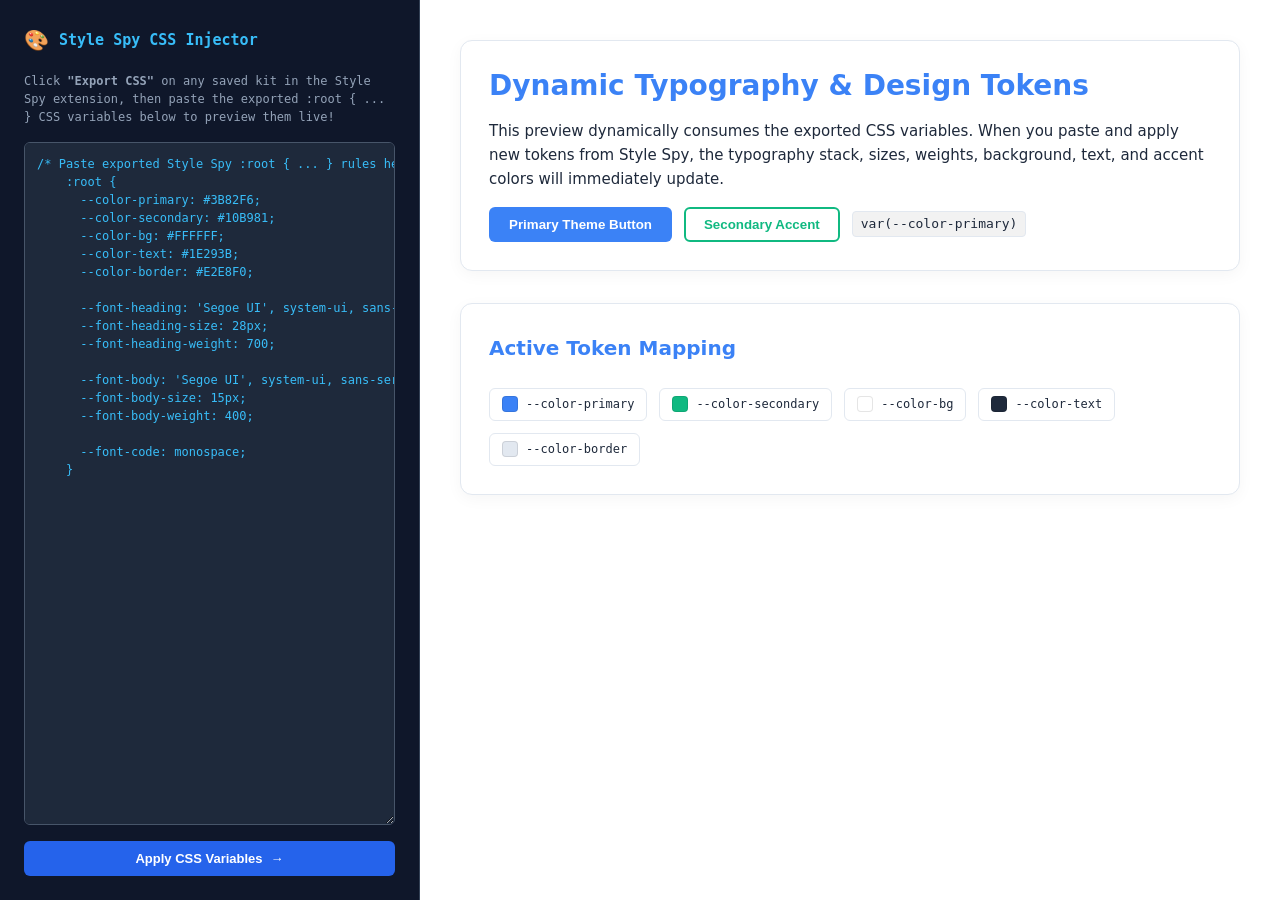
<file: style-spy/blank-target.html>
<!DOCTYPE html>
<html lang="en">
<head>
  <meta charset="UTF-8">
  <meta name="viewport" content="width=device-width, initial-scale=1.0">
  <title>Style Spy - Blank Target & CSS Variables Tester</title>
  
  <!-- Dynamic style element where exported :root variables will be applied -->
  <style id="custom-root-styles">
    /* Paste exported Style Spy :root { ... } rules here or use the interactive editor below */
    :root {
      --color-primary: #3B82F6;
      --color-secondary: #10B981;
      --color-bg: #FFFFFF;
      --color-text: #1E293B;
      --color-border: #E2E8F0;

      --font-heading: 'Segoe UI', system-ui, sans-serif;
      --font-heading-size: 28px;
      --font-heading-weight: 700;

      --font-body: 'Segoe UI', system-ui, sans-serif;
      --font-body-size: 15px;
      --font-body-weight: 400;

      --font-code: monospace;
    }
  </style>

  <style>
    * {
      box-sizing: border-box;
      margin: 0;
      padding: 0;
    }

    body {
      background-color: var(--color-bg, #F8FAFC);
      color: var(--color-text, #1E293B);
      font-family: var(--font-body, system-ui, sans-serif);
      font-size: var(--font-body-size, 15px);
      font-weight: var(--font-body-weight, 400);
      line-height: 1.6;
      min-height: 100vh;
      display: flex;
      flex-direction: column;
    }

    .app-shell {
      display: grid;
      grid-template-columns: 420px 1fr;
      min-height: 100vh;
    }

    @media (max-width: 900px) {
      .app-shell {
        grid-template-columns: 1fr;
      }
    }

    /* Left Control Sidebar */
    .control-panel {
      background-color: #0F172A;
      color: #F8FAFC;
      border-right: 1px solid #334155;
      padding: 24px;
      display: flex;
      flex-direction: column;
      gap: 16px;
      font-family: ui-monospace, Menlo, Consolas, monospace;
    }

    .control-header {
      display: flex;
      align-items: center;
      gap: 10px;
    }

    .control-title {
      font-size: 15px;
      font-weight: 700;
      color: #38BDF8;
    }

    .control-desc {
      font-size: 12px;
      color: #94A3B8;
      line-height: 1.5;
    }

    .css-textarea {
      flex: 1;
      min-height: 280px;
      background-color: #1E293B;
      color: #38BDF8;
      border: 1px solid #475569;
      border-radius: 6px;
      padding: 12px;
      font-family: inherit;
      font-size: 12px;
      line-height: 1.5;
      resize: vertical;
      outline: none;
      white-space: pre;
    }

    .css-textarea:focus {
      border-color: #38BDF8;
    }

    .btn-apply {
      background-color: #2563EB;
      color: #FFFFFF;
      border: none;
      padding: 10px 16px;
      border-radius: 6px;
      font-weight: 600;
      font-size: 13px;
      cursor: pointer;
      display: flex;
      align-items: center;
      justify-content: center;
      gap: 8px;
      transition: background-color 0.15s;
    }

    .btn-apply:hover {
      background-color: #1D4ED8;
    }

    .status-toast {
      font-size: 11px;
      color: #34D399;
      display: none;
    }

    /* Right Preview Stage */
    .preview-stage {
      padding: 40px;
      display: flex;
      flex-direction: column;
      gap: 32px;
      max-width: 900px;
      background-color: var(--color-bg);
      color: var(--color-text);
      transition: all 0.25s ease;
    }

    .stage-card {
      background-color: var(--color-bg);
      border: 1px solid var(--color-border);
      border-radius: 12px;
      padding: 28px;
      box-shadow: 0 4px 16px rgba(0, 0, 0, 0.04);
      display: flex;
      flex-direction: column;
      gap: 16px;
    }

    .hero-heading {
      font-family: var(--font-heading);
      font-size: var(--font-heading-size);
      font-weight: var(--font-heading-weight);
      color: var(--color-primary);
      line-height: 1.2;
    }

    .body-copy {
      font-family: var(--font-body);
      font-size: var(--font-body-size);
      font-weight: var(--font-body-weight);
      color: var(--color-text);
    }

    .palette-swatches {
      display: flex;
      gap: 12px;
      flex-wrap: wrap;
      margin-top: 8px;
    }

    .swatch-demo {
      display: flex;
      align-items: center;
      gap: 8px;
      padding: 6px 12px;
      border-radius: 6px;
      border: 1px solid var(--color-border);
      font-size: 12px;
      font-family: var(--font-code);
    }

    .swatch-box {
      width: 16px;
      height: 16px;
      border-radius: 4px;
      border: 1px solid rgba(0,0,0,0.1);
    }

    .interactive-elements {
      display: flex;
      gap: 12px;
      flex-wrap: wrap;
      align-items: center;
    }

    .preview-btn-primary {
      background-color: var(--color-primary);
      color: #FFFFFF;
      border: none;
      padding: 10px 20px;
      border-radius: 6px;
      font-weight: 600;
      cursor: pointer;
    }

    .preview-btn-secondary {
      background-color: transparent;
      color: var(--color-secondary);
      border: 2px solid var(--color-secondary);
      padding: 8px 18px;
      border-radius: 6px;
      font-weight: 600;
      cursor: pointer;
    }

    .code-pill {
      font-family: var(--font-code);
      background-color: rgba(125, 125, 125, 0.1);
      border: 1px solid var(--color-border);
      padding: 2px 8px;
      border-radius: 4px;
      font-size: 13px;
    }
  </style>
</head>
<body>
  <div class="app-shell">
    <!-- Left Sidebar: Controls & Live CSS Injection -->
    <aside class="control-panel">
      <div class="control-header">
        <span style="font-size: 20px;">🎨</span>
        <span class="control-title">Style Spy CSS Injector</span>
      </div>
      <p class="control-desc">
        Click <strong>"Export CSS"</strong> on any saved kit in the Style Spy extension, then paste the exported <code>:root { ... }</code> CSS variables below to preview them live!
      </p>

      <textarea id="css-input" class="css-textarea" spellcheck="false" placeholder=":root {&#10;  --color-primary: #2563EB;&#10;  --color-secondary: #0D9488;&#10;  --color-bg: #FFFFFF;&#10;  --color-text: #0F172A;&#10;  --color-border: #CBD5E1;&#10;  --font-heading: 'Trebuchet MS', sans-serif;&#10;  --font-heading-size: 32px;&#10;  --font-heading-weight: 800;&#10;  --font-body: 'Segoe UI', sans-serif;&#10;  --font-body-size: 16px;&#10;}"></textarea>

      <button id="btn-apply-css" class="btn-apply">
        <span>Apply CSS Variables</span>
        <span>→</span>
      </button>
      <span id="apply-status" class="status-toast">✓ CSS Variables Applied Successfully!</span>
    </aside>

    <!-- Right Stage: Live Design Token Preview -->
    <main class="preview-stage">
      <section class="stage-card">
        <h1 class="hero-heading">Dynamic Typography & Design Tokens</h1>
        <p class="body-copy">
          This preview dynamically consumes the exported CSS variables. When you paste and apply new tokens from Style Spy, the typography stack, sizes, weights, background, text, and accent colors will immediately update.
        </p>

        <div class="interactive-elements">
          <button class="preview-btn-primary">Primary Theme Button</button>
          <button class="preview-btn-secondary">Secondary Accent</button>
          <span class="code-pill">var(--color-primary)</span>
        </div>
      </section>

      <section class="stage-card">
        <h2 style="font-family: var(--font-heading); font-size: 20px; color: var(--color-primary);">
          Active Token Mapping
        </h2>
        <div class="palette-swatches">
          <div class="swatch-demo">
            <span class="swatch-box" style="background-color: var(--color-primary);"></span>
            <span>--color-primary</span>
          </div>
          <div class="swatch-demo">
            <span class="swatch-box" style="background-color: var(--color-secondary);"></span>
            <span>--color-secondary</span>
          </div>
          <div class="swatch-demo">
            <span class="swatch-box" style="background-color: var(--color-bg);"></span>
            <span>--color-bg</span>
          </div>
          <div class="swatch-demo">
            <span class="swatch-box" style="background-color: var(--color-text);"></span>
            <span>--color-text</span>
          </div>
          <div class="swatch-demo">
            <span class="swatch-box" style="background-color: var(--color-border);"></span>
            <span>--color-border</span>
          </div>
        </div>
      </section>
    </main>
  </div>

  <script>
    const cssInput = document.getElementById('css-input');
    const btnApply = document.getElementById('btn-apply-css');
    const styleEl = document.getElementById('custom-root-styles');
    const statusMsg = document.getElementById('apply-status');

    // Pre-populate textarea with default style content
    cssInput.value = styleEl.textContent.trim();

    function applyCss() {
      const code = cssInput.value.trim();
      if (!code) return;

      styleEl.textContent = code;
      statusMsg.style.display = 'inline-block';
      setTimeout(() => {
        statusMsg.style.display = 'none';
      }, 2500);
    }

    btnApply.addEventListener('click', applyCss);

    // Auto-apply on paste
    cssInput.addEventListener('paste', () => {
      setTimeout(applyCss, 50);
    });
  </script>
</body>
</html>
</file>
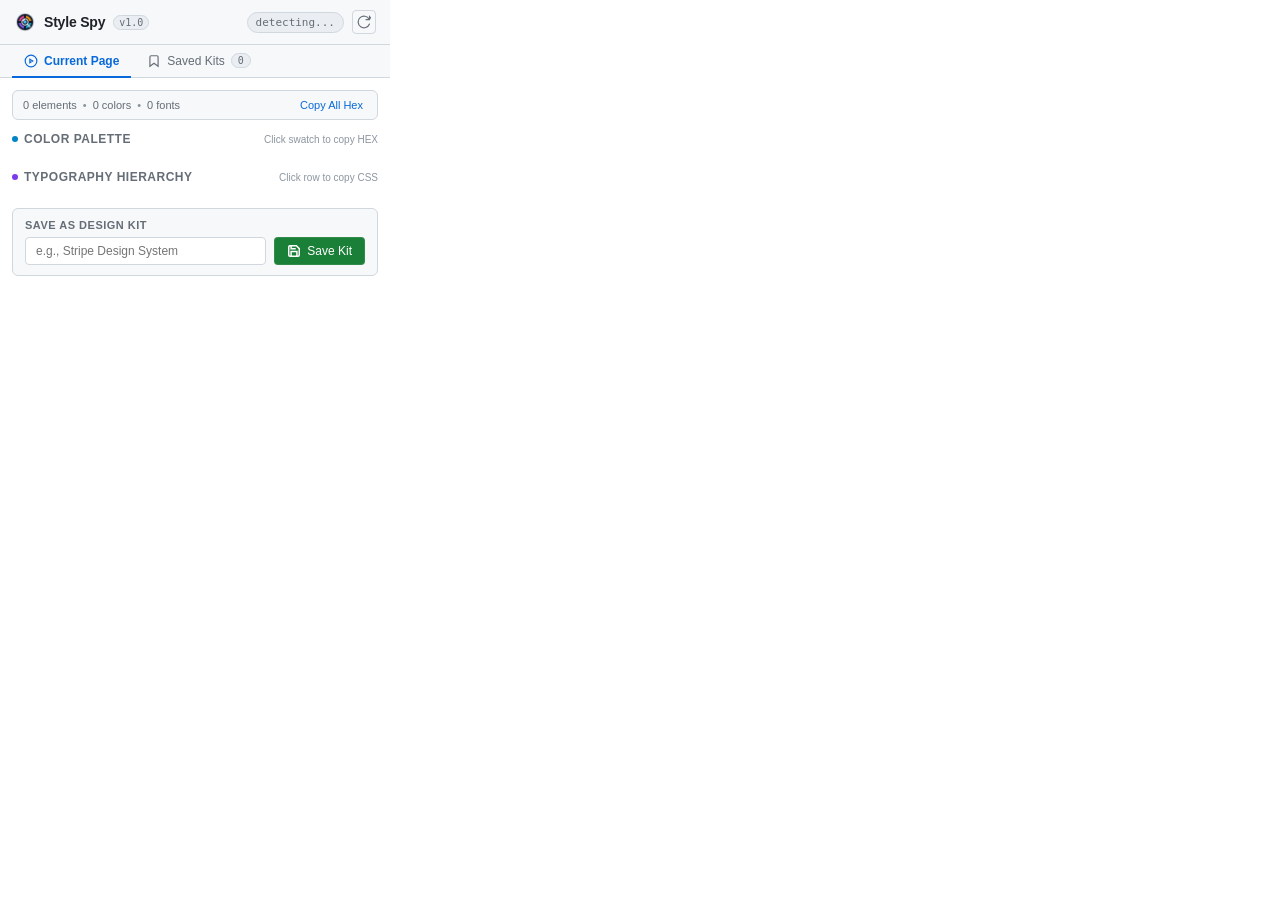
<file: style-spy/popup.html>
<!DOCTYPE html>
<html lang="en">
<head>
  <meta charset="UTF-8">
  <meta name="viewport" content="width=device-width, initial-scale=1.0">
  <title>Style Spy</title>
  <link rel="stylesheet" href="popup.css">
</head>
<body>
  <div class="app-container">
    <!-- Top Header -->
    <header class="app-header">
      <div class="brand">
        <img src="icons/icon48.png" alt="Style Spy Logo" class="brand-logo" width="22" height="22">
        <span class="brand-name">Style Spy</span>
        <span class="badge-version">v1.0</span>
      </div>
      <div class="header-actions">
        <span id="domain-badge" class="domain-pill" title="Active Page Domain">detecting...</span>
        <button id="rescan-btn" class="icon-btn" title="Re-scan current tab" aria-label="Re-scan">
          <svg class="icon-rescan" viewBox="0 0 24 24" width="14" height="14" stroke="currentColor" stroke-width="2" fill="none" stroke-linecap="round" stroke-linejoin="round">
            <path d="M21.5 2v6h-6M21.34 15.57a10 10 0 1 1-.57-8.38l5.67-5.67"/>
          </svg>
        </button>
      </div>
    </header>

    <!-- Navigation Tabs -->
    <nav class="nav-tabs" role="tablist">
      <button class="tab-btn active" data-tab="tab-current" role="tab" aria-selected="true">
        <svg viewBox="0 0 24 24" width="14" height="14" stroke="currentColor" stroke-width="2" fill="none">
          <circle cx="12" cy="12" r="10"/>
          <path d="m10 15 5-3-5-3v6z"/>
        </svg>
        <span>Current Page</span>
      </button>
      <button class="tab-btn" data-tab="tab-saved" role="tab" aria-selected="false">
        <svg viewBox="0 0 24 24" width="14" height="14" stroke="currentColor" stroke-width="2" fill="none">
          <path d="M19 21l-7-5-7 5V5a2 2 0 0 1 2-2h10a2 2 0 0 1 2 2z"/>
        </svg>
        <span>Saved Kits</span>
        <span id="saved-count-badge" class="counter-badge">0</span>
      </button>
    </nav>

    <!-- Main Content Area -->
    <main class="content-body">
      <!-- 1. Current Page Tab -->
      <section id="tab-current" class="tab-pane active" role="tabpanel">
        <!-- Loading State -->
        <div id="loading-state" class="state-container hidden">
          <div class="spinner"></div>
          <p class="state-title">Inspecting page styles...</p>
          <span class="state-subtitle">Scanning DOM elements, colors & typography</span>
        </div>

        <!-- Error / Restricted State -->
        <div id="error-state" class="state-container hidden">
          <div class="state-icon warning-icon">⚠️</div>
          <p id="error-title" class="state-title">Cannot Inspect Page</p>
          <p id="error-msg" class="state-subtitle">Chrome restricts script injection on internal pages (chrome://, webstore). Open a standard web page.</p>
          <button id="error-retry-btn" class="btn btn-secondary">Retry Scan</button>
        </div>

        <!-- Loaded Data Container -->
        <div id="data-container">
          <!-- Page Summary Bar -->
          <div class="summary-bar">
            <div class="summary-info">
              <span id="stat-elements" class="stat-item">0 elements</span>
              <span class="bullet">•</span>
              <span id="stat-colors" class="stat-item">0 colors</span>
              <span class="bullet">•</span>
              <span id="stat-fonts" class="stat-item">0 fonts</span>
            </div>
            <button id="quick-copy-all-btn" class="action-link-btn" title="Copy all hex values as comma list">
              Copy All Hex
            </button>
          </div>

          <!-- Color Palette Section -->
          <div class="section-block">
            <div class="section-header">
              <h2 class="section-title">
                <span class="section-indicator color-dot"></span>
                Color Palette
              </h2>
              <span class="section-hint">Click swatch to copy HEX</span>
            </div>
            <div id="colors-grid" class="colors-grid">
              <!-- Swatches injected via JS -->
            </div>
          </div>

          <!-- Typography Section -->
          <div class="section-block">
            <div class="section-header">
              <h2 class="section-title">
                <span class="section-indicator font-dot"></span>
                Typography Hierarchy
              </h2>
              <span class="section-hint">Click row to copy CSS</span>
            </div>
            <div id="typography-list" class="typography-list">
              <!-- Typography cards injected via JS -->
            </div>
          </div>

          <!-- Save Kit Bar -->
          <div class="save-kit-card">
            <label for="kit-name-input" class="save-kit-label">Save as Design Kit</label>
            <div class="save-kit-inputs">
              <input type="text" id="kit-name-input" class="kit-name-input" placeholder="e.g., Stripe Design System" spellcheck="false" autocomplete="off">
              <button id="save-kit-btn" class="btn btn-primary" title="Save to local storage">
                <svg viewBox="0 0 24 24" width="14" height="14" stroke="currentColor" stroke-width="2.5" fill="none">
                  <path d="M19 21H5a2 2 0 0 1-2-2V5a2 2 0 0 1 2-2h11l5 5v11a2 2 0 0 1-2 2z"/>
                  <polyline points="17 21 17 13 7 13 7 21"/>
                  <polyline points="7 3 7 8 15 8"/>
                </svg>
                <span>Save Kit</span>
              </button>
            </div>
          </div>
        </div>
      </section>

      <!-- 2. Saved Kits Tab -->
      <section id="tab-saved" class="tab-pane" role="tabpanel">
        <div id="saved-kits-empty" class="state-container hidden">
          <div class="state-icon empty-icon">📁</div>
          <p class="state-title">No Saved Kits Yet</p>
          <span class="state-subtitle">Inspect any webpage on the "Current Page" tab and click "Save Kit" to store it permanently.</span>
        </div>

        <div id="saved-kits-list" class="saved-kits-list">
          <!-- Saved kit cards injected via JS -->
        </div>
      </section>
    </main>

    <!-- Global Toast Notification -->
    <div id="toast" class="toast" role="alert" aria-live="polite">
      <span id="toast-icon" class="toast-icon">✓</span>
      <span id="toast-msg" class="toast-msg">Copied to clipboard!</span>
    </div>
  </div>

  <script src="popup.js"></script>
</body>
</html>
</file>
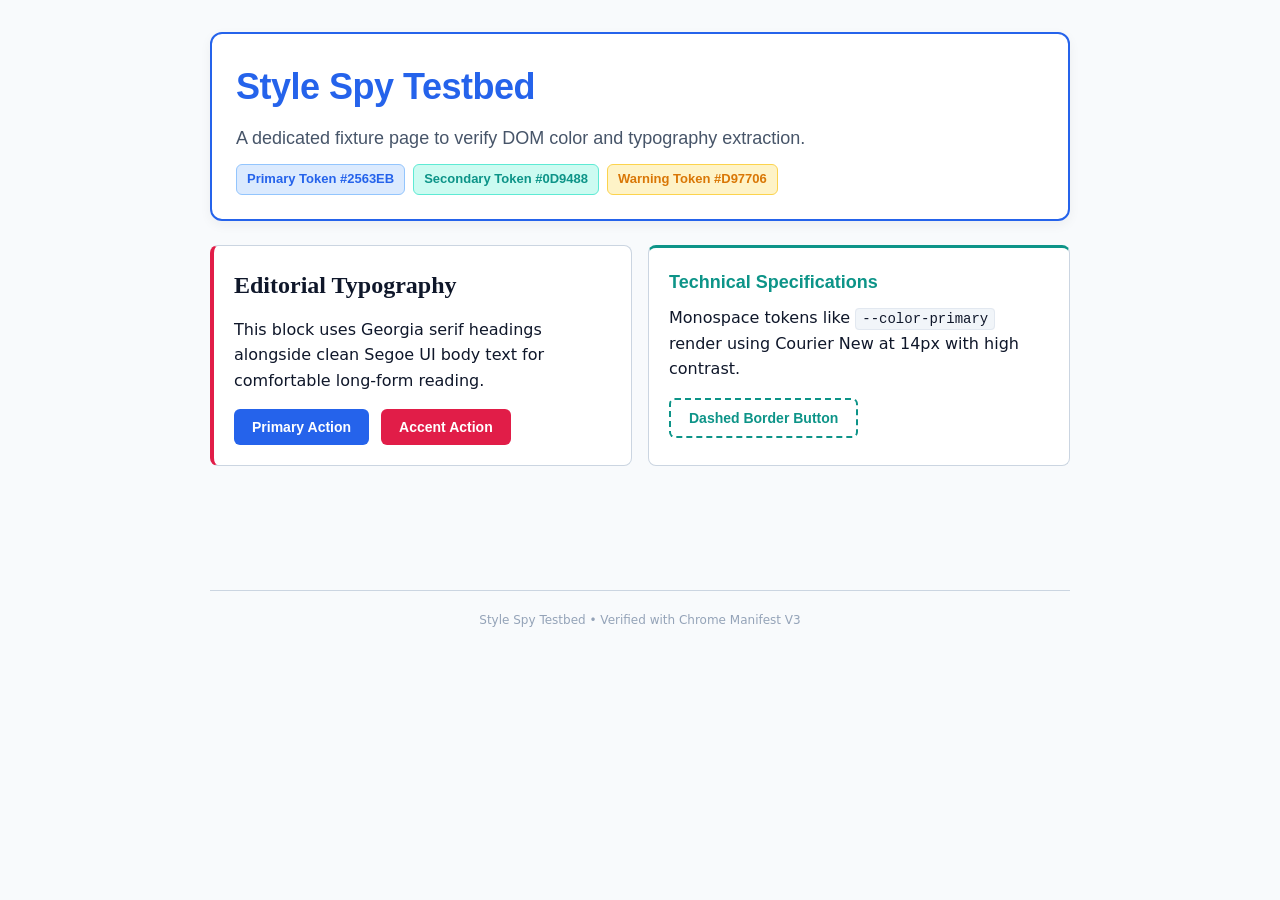
<file: style-spy/test-page.html>
<!DOCTYPE html>
<html lang="en">
<head>
  <meta charset="UTF-8">
  <meta name="viewport" content="width=device-width, initial-scale=1.0">
  <title>Style Spy - Test Fixture Page</title>
  <style>
    /* Intentionally distinct color palette and typography styles for extraction testing */
    :root {
      --sample-primary: #2563EB;
      --sample-secondary: #0D9488;
      --sample-accent: #E11D48;
      --sample-dark: #0F172A;
      --sample-card-bg: #FFFFFF;
      --sample-surface: #F8FAFC;
      --sample-border: #CBD5E1;
      --sample-warning: #D97706;
    }

    * {
      box-sizing: border-box;
      margin: 0;
      padding: 0;
    }

    body {
      background-color: var(--sample-surface);
      color: var(--sample-dark);
      font-family: 'Segoe UI', system-ui, -apple-system, sans-serif;
      font-size: 16px;
      font-weight: 400;
      line-height: 1.6;
      padding: 32px 24px;
    }

    .container {
      max-width: 860px;
      margin: 0 auto;
      display: flex;
      flex-direction: column;
      gap: 24px;
    }

    header {
      background-color: var(--sample-card-bg);
      border: 2px solid var(--sample-primary);
      border-radius: 12px;
      padding: 24px;
      box-shadow: 0 4px 12px rgba(15, 23, 42, 0.05);
    }

    h1 {
      font-family: 'Trebuchet MS', 'Lucida Sans Unicode', sans-serif;
      font-size: 36px;
      font-weight: 800;
      color: var(--sample-primary);
      letter-spacing: -0.5px;
      margin-bottom: 8px;
    }

    h2 {
      font-family: 'Georgia', serif;
      font-size: 24px;
      font-weight: 700;
      color: var(--sample-dark);
      margin-bottom: 12px;
    }

    h3 {
      font-family: 'Verdana', sans-serif;
      font-size: 18px;
      font-weight: 600;
      color: var(--sample-secondary);
      margin-bottom: 8px;
    }

    p.lead {
      font-family: 'Segoe UI', sans-serif;
      font-size: 18px;
      font-weight: 400;
      color: #475569;
    }

    .badge-bar {
      display: flex;
      gap: 8px;
      margin-top: 12px;
    }

    .badge {
      display: inline-block;
      padding: 4px 10px;
      border-radius: 6px;
      font-size: 13px;
      font-weight: 600;
      font-family: 'Arial', sans-serif;
    }

    .badge-primary {
      background-color: #DBEAFE;
      color: var(--sample-primary);
      border: 1px solid #93C5FD;
    }

    .badge-secondary {
      background-color: #CCFBF1;
      color: var(--sample-secondary);
      border: 1px solid #5EEAD4;
    }

    .badge-warning {
      background-color: #FEF3C7;
      color: var(--sample-warning);
      border: 1px solid #FCD34D;
    }

    .card-grid {
      display: grid;
      grid-template-columns: repeat(auto-fit, minmax(260px, 1fr));
      gap: 16px;
    }

    .card {
      background-color: var(--sample-card-bg);
      border: 1px solid var(--sample-border);
      border-radius: 8px;
      padding: 20px;
    }

    .card-accent {
      border-left: 4px solid var(--sample-accent);
    }

    .card-secondary {
      border-top: 3px solid var(--sample-secondary);
    }

    code, pre {
      font-family: 'Courier New', Courier, monospace;
      font-size: 14px;
      font-weight: 500;
      background-color: #F1F5F9;
      color: #0F172A;
      padding: 2px 6px;
      border-radius: 4px;
      border: 1px solid #E2E8F0;
    }

    .btn-group {
      display: flex;
      gap: 12px;
      margin-top: 16px;
    }

    button {
      font-family: 'Arial', sans-serif;
      font-size: 14px;
      font-weight: 700;
      padding: 10px 18px;
      border-radius: 6px;
      cursor: pointer;
      border: none;
      transition: opacity 0.2s;
    }

    .btn-primary {
      background-color: var(--sample-primary);
      color: #FFFFFF;
    }

    .btn-accent {
      background-color: var(--sample-accent);
      color: #FFFFFF;
    }

    .btn-outline {
      background-color: transparent;
      border: 2px dashed var(--sample-secondary);
      color: var(--sample-secondary);
    }

    footer {
      text-align: center;
      padding: 20px;
      font-size: 12px;
      font-weight: 400;
      color: #94A3B8;
      border-top: 1px solid var(--sample-border);
    }

    /* Elements to test hidden/ignored DOM filter */
    .hidden-test-display-none {
      display: none;
      color: #FF00FF;
      background-color: #00FFFF;
    }

    .hidden-test-visibility {
      visibility: hidden;
      color: #FFD700;
    }

    .hidden-test-opacity {
      opacity: 0;
      color: #7FFF00;
    }
  </style>
</head>
<body>
  <div class="container">
    <header>
      <h1>Style Spy Testbed</h1>
      <p class="lead">A dedicated fixture page to verify DOM color and typography extraction.</p>
      <div class="badge-bar">
        <span class="badge badge-primary">Primary Token #2563EB</span>
        <span class="badge badge-secondary">Secondary Token #0D9488</span>
        <span class="badge badge-warning">Warning Token #D97706</span>
      </div>
    </header>

    <main class="card-grid">
      <article class="card card-accent">
        <h2>Editorial Typography</h2>
        <p>This block uses Georgia serif headings alongside clean Segoe UI body text for comfortable long-form reading.</p>
        <div class="btn-group">
          <button class="btn-primary">Primary Action</button>
          <button class="btn-accent">Accent Action</button>
        </div>
      </article>

      <article class="card card-secondary">
        <h3>Technical Specifications</h3>
        <p>Monospace tokens like <code>--color-primary</code> render using Courier New at 14px with high contrast.</p>
        <div class="btn-group">
          <button class="btn-outline">Dashed Border Button</button>
        </div>
      </article>
    </main>

    <!-- Hidden elements (Must be ignored by Style Spy extractor) -->
    <div class="hidden-test-display-none">Hidden via display:none (Color #FF00FF should NOT be extracted)</div>
    <div class="hidden-test-visibility">Hidden via visibility:hidden (Color #FFD700 should NOT be extracted)</div>
    <div class="hidden-test-opacity">Hidden via opacity:0 (Color #7FFF00 should NOT be extracted)</div>

    <footer>
      <span>Style Spy Testbed • Verified with Chrome Manifest V3</span>
    </footer>
  </div>
</body>
</html>
</file>
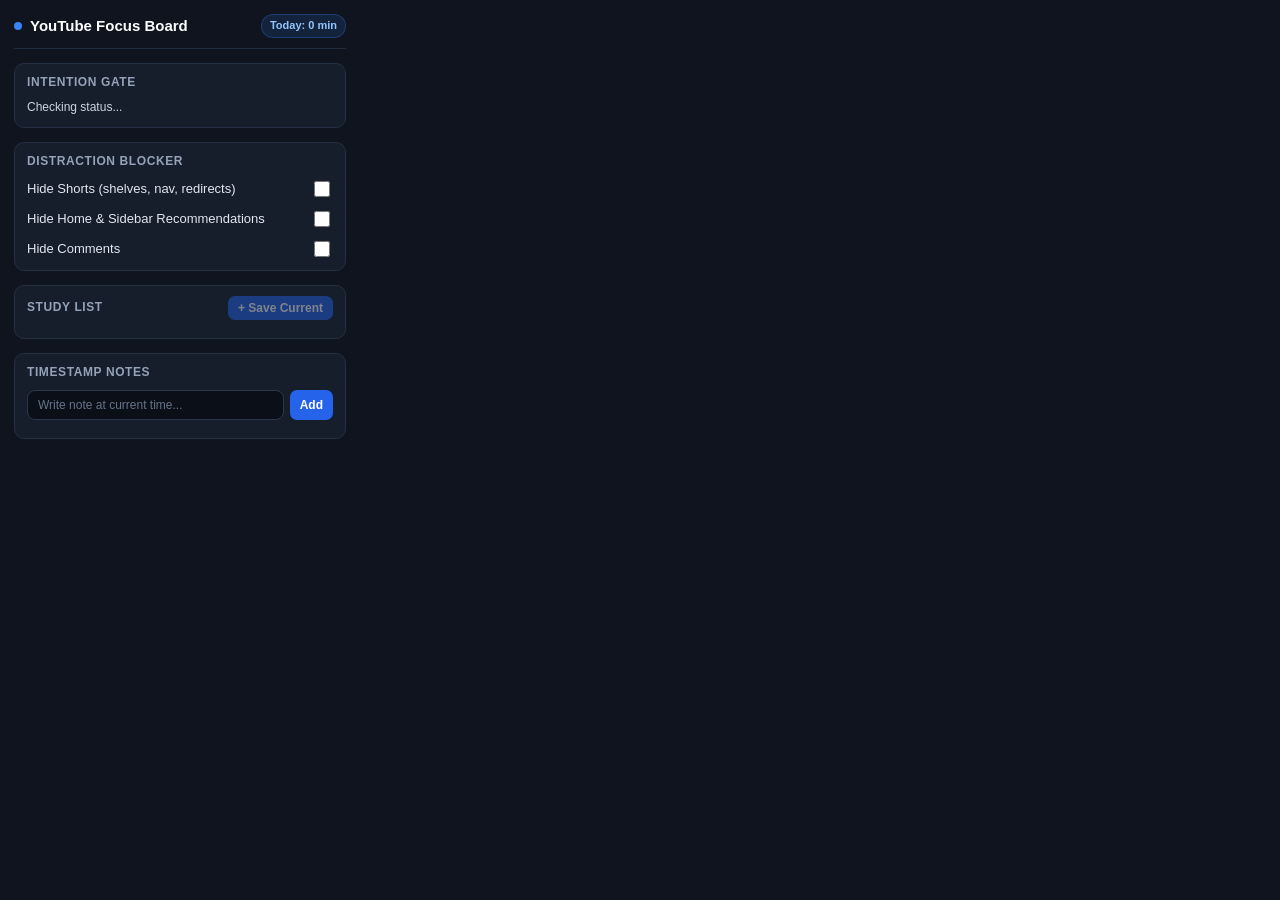
<file: youtube-focus-board/popup.html>
<!DOCTYPE html>
<html lang="en">
<head>
  <meta charset="UTF-8" />
  <meta name="viewport" content="width=device-width, initial-scale=1.0" />
  <title>YouTube Focus Board</title>
  <link rel="stylesheet" href="styles.css" />
</head>
<body class="yfb-popup-body">
  <main class="yfb-popup">
    <header class="yfb-popup-header">
      <div class="yfb-popup-brand">
        <span class="yfb-dot"></span>
        <h1 class="yfb-popup-title">YouTube Focus Board</h1>
      </div>
      <span class="yfb-time-pill" id="popup-today-time">Today: 0 min</span>
    </header>

    <section class="yfb-card">
      <div class="yfb-section-header">
        <h2 class="yfb-section-title">Intention Gate</h2>
        <button type="button" class="yfb-btn-sm yfb-btn-secondary" id="popup-lock-btn" hidden>Lock Now</button>
      </div>
      <div class="yfb-gate-status">
        <span class="yfb-gate-status-text" id="popup-gate-status">Checking status...</span>
      </div>
    </section>

    <section class="yfb-card">
      <h2 class="yfb-section-title">Distraction Blocker</h2>
      <label class="yfb-toggle-row">
        <span>Hide Shorts (shelves, nav, redirects)</span>
        <input type="checkbox" id="toggle-shorts" />
      </label>
      <label class="yfb-toggle-row">
        <span>Hide Home &amp; Sidebar Recommendations</span>
        <input type="checkbox" id="toggle-recs" />
      </label>
      <label class="yfb-toggle-row">
        <span>Hide Comments</span>
        <input type="checkbox" id="toggle-comments" />
      </label>
    </section>

    <section class="yfb-card">
      <div class="yfb-section-header">
        <h2 class="yfb-section-title">Study List</h2>
        <button type="button" class="yfb-btn-sm" id="popup-save-video" disabled>+ Save Current</button>
      </div>
      <ul class="yfb-list" id="popup-study-list"></ul>
    </section>

    <section class="yfb-card">
      <div class="yfb-section-header">
        <h2 class="yfb-section-title">Timestamp Notes</h2>
        <span class="yfb-time-pill" id="popup-live-ts" hidden>00:00</span>
      </div>
      <form class="yfb-note-form" id="popup-note-form" hidden>
        <input
          type="text"
          class="yfb-input"
          id="popup-note-input"
          placeholder="Write note at current time..."
          maxlength="240"
        />
        <button type="submit" class="yfb-btn-sm">Add</button>
      </form>
      <ul class="yfb-list" id="popup-notes-list"></ul>
    </section>
  </main>

  <script src="popup.js"></script>
</body>
</html>
</file>
<file: reel-monster-web/reel-monster-web/style.css>
@import url('https://fonts.googleapis.com/css2?family=DM+Mono:wght@400;500&family=Manrope:wght@400;500;600;700;800&display=swap');
:root{--bg:#0d1020;--panel:#171b30;--panel2:#1d223a;--text:#f4f5ff;--muted:#969bb8;--lime:#c9fa72;--purple:#a99bff;--line:rgba(255,255,255,.09)}
*{box-sizing:border-box}body{margin:0;background:radial-gradient(ellipse at 78% 5%,#25234a 0,transparent 34%),var(--bg);color:var(--text);font-family:Manrope,Arial,sans-serif;min-height:100vh}.shell{max-width:1120px;margin:auto;padding:0 34px}.topbar{height:82px;display:flex;align-items:center;justify-content:space-between;border-bottom:1px solid var(--line)}.brand{font-size:14px;font-weight:800;letter-spacing:1.4px;color:var(--text);text-decoration:none;display:flex;align-items:center;gap:10px}.brand span:last-child{color:var(--lime)}.brand-icon{font-size:24px}.offline,.level,.history-badge{font:11px 'DM Mono',monospace;letter-spacing:1px;color:var(--muted)}.offline i,.level-dot{display:inline-block;width:7px;height:7px;background:var(--lime);border-radius:50%;margin-right:8px;box-shadow:0 0 12px #c9fa72}.hero{display:grid;grid-template-columns:1fr 390px;gap:70px;align-items:center;padding:62px 7% 54px}.eyebrow{font:11px 'DM Mono',monospace;color:var(--lime);letter-spacing:2px;margin:0 0 17px}.intro h1{font-size:clamp(44px,6vw,72px);line-height:1.04;letter-spacing:-4px;margin:0 0 22px;font-weight:800}.intro h1 em{font-style:normal;color:var(--purple)}.sub{max-width:440px;color:#aeb2ca;line-height:1.8;font-size:15px}.level{display:inline-flex;align-items:center;margin-top:25px;padding:11px 15px;border:1px solid var(--line);border-radius:30px}.level b{font-weight:400;color:#d8daf0}.monster-card{position:relative;text-align:center;background:linear-gradient(145deg,#242846,#171b30 72%);border:1px solid rgba(169,155,255,.22);border-radius:28px;padding:29px 28px 25px;box-shadow:0 22px 70px #05071380;overflow:hidden}.monster-card:before{content:"";position:absolute;width:230px;height:230px;border-radius:50%;background:#a99bff18;filter:blur(4px);top:25px;left:calc(50% - 115px)}.monster{position:relative;font-size:104px;line-height:1.5;filter:drop-shadow(0 10px 18px #a99bff40);transition:transform .2s;font-family:Arial}.monster.pop{transform:scale(1.18) rotate(-7deg)}.spark{position:absolute;color:var(--lime);font-size:25px}.s1{top:55px;left:53px}.s2{top:105px;right:48px;color:var(--purple)}.monster-name{font:12px 'DM Mono',monospace;letter-spacing:2px;margin-top:2px}.monster-name span{font-size:9px;color:var(--lime);margin-left:8px}.mood{font-size:12px;color:#aeb2ca;margin:9px 0 25px}.count-label{font:10px 'DM Mono',monospace;letter-spacing:2px;color:var(--muted)}.count{font-size:62px;font-weight:800;letter-spacing:-3px;line-height:1.2;margin:4px 0 15px}.tap-button{border:0;border-radius:12px;background:var(--lime);color:#171b25;font:800 13px Manrope,sans-serif;letter-spacing:1px;padding:16px 22px;width:100%;cursor:pointer;box-shadow:0 7px 0 #8ab93c;transition:.12s}.tap-button:hover{filter:brightness(1.06);transform:translateY(-1px)}.tap-button:active{transform:translateY(4px);box-shadow:0 3px 0 #8ab93c}.tap-button span{float:right;font-size:17px}.tap-hint{font-size:10px;color:#858ba9;margin:15px 0 0}.stats-grid{display:grid;grid-template-columns:repeat(3,1fr);gap:15px;margin:0 7% 20px}.stat,.history-card{background:var(--panel);border:1px solid var(--line);border-radius:18px;padding:22px 24px}.stat-head{font:10px 'DM Mono',monospace;letter-spacing:1.4px;color:var(--muted);display:flex;justify-content:space-between}.stat-head span{color:var(--purple);font-size:17px}.stat-value{font-size:32px;font-weight:800;margin:15px 0 3px;letter-spacing:-1px}.stat-value small{font-size:12px;color:var(--muted);font-weight:500;letter-spacing:0}.stat p{font-size:11px;color:#858ba9;margin:0}.history-card{margin:20px 7% 45px;padding:25px 27px}.section-title{display:flex;justify-content:space-between;align-items:center}.section-title .eyebrow{margin-bottom:7px}.section-title h2{font-size:22px;margin:0;letter-spacing:-.7px}.history-badge{border:1px solid var(--line);padding:8px 10px;border-radius:20px;font-size:9px}.week-chart{height:145px;display:grid;grid-template-columns:repeat(7,1fr);gap:12px;align-items:end;padding:22px 2px 0}.day{display:flex;flex-direction:column;align-items:center;gap:8px;height:100%;justify-content:end}.bar-wrap{height:90px;width:100%;display:flex;align-items:end;justify-content:center}.bar{width:min(32px,75%);min-height:4px;border-radius:7px 7px 3px 3px;background:linear-gradient(180deg,var(--purple),#7164c9);transition:height .3s}.day.today .bar{background:linear-gradient(180deg,var(--lime),#8ab93c)}.day strong{font:10px 'DM Mono',monospace;color:#aeb2ca;font-weight:400}.day small{font:9px 'DM Mono',monospace;color:#707694}.history-foot{border-top:1px solid var(--line);margin-top:20px;padding-top:15px;display:flex;justify-content:space-between;font-size:10px;color:#7f85a4}.text-button{background:none;border:0;color:var(--lime);font:11px Manrope,sans-serif;cursor:pointer}footer{border-top:1px solid var(--line);padding:20px 0 27px;display:flex;justify-content:space-between;color:#666d8d;font:9px 'DM Mono',monospace;letter-spacing:1px}.toast{position:fixed;bottom:24px;left:50%;transform:translate(-50%,20px);opacity:0;background:#f0f4dc;color:#1b2130;border-radius:30px;padding:12px 20px;font-size:12px;font-weight:700;transition:.2s;pointer-events:none;box-shadow:0 10px 30px #0006}.toast.show{opacity:1;transform:translate(-50%,0)}
@media(max-width:760px){.shell{padding:0 18px}.topbar{height:68px}.hero{grid-template-columns:1fr;gap:32px;padding:43px 3% 35px}.intro h1{font-size:53px}.monster-card{max-width:420px;width:100%;margin:auto}.stats-grid{margin:0 3%;grid-template-columns:1fr;gap:10px}.stat{padding:17px 20px}.stat-value{margin:8px 0 2px}.history-card{margin:18px 3% 35px;padding:20px 17px}.week-chart{gap:5px}.history-foot{gap:10px;align-items:center}footer{gap:12px;line-height:1.6}footer span:last-child{text-align:right}}
</file>
<file: style-spy/popup.css>
/* Style Spy Popup Styling - Developer Tool Aesthetic */

:root {
  --font-sans: -apple-system, BlinkMacSystemFont, "Segoe UI", Roboto, "Inter", "Helvetica Neue", Arial, sans-serif;
  --font-mono: ui-monospace, "JetBrains Mono", "SF Mono", "Fira Code", Menlo, Monaco, Consolas, monospace;

  /* Color Palette - Default Sleek Dark Devtools Theme */
  --bg-primary: #0D1117;
  --bg-secondary: #161B22;
  --bg-tertiary: #21262D;
  --bg-card: #161B22;
  --bg-hover: #262C36;
  --bg-active: #30363D;

  --border-color: #30363D;
  --border-subtle: #21262D;
  --border-focus: #58A6FF;

  --text-primary: #F0F6FC;
  --text-secondary: #8B949E;
  --text-tertiary: #6E7681;
  --text-link: #58A6FF;

  --accent-cyan: #38BDF8;
  --accent-blue: #3B82F6;
  --accent-violet: #8B5CF6;
  --accent-green: #238636;
  --accent-green-hover: #2EA043;
  --accent-red: #F85149;
  --accent-red-bg: rgba(248, 81, 73, 0.12);

  --shadow-sm: 0 1px 2px rgba(0, 0, 0, 0.3);
  --shadow-md: 0 4px 12px rgba(0, 0, 0, 0.4);

  --radius-sm: 4px;
  --radius-md: 6px;
  --radius-lg: 8px;
  --radius-full: 9999px;

  --transition-fast: 0.15s ease;
  --transition-normal: 0.2s cubic-bezier(0.16, 1, 0.3, 1);
}

/* Light mode support */
@media (prefers-color-scheme: light) {
  :root {
    --bg-primary: #FFFFFF;
    --bg-secondary: #F6F8FA;
    --bg-tertiary: #EAEEF2;
    --bg-card: #FFFFFF;
    --bg-hover: #F3F4F6;
    --bg-active: #E5E7EB;

    --border-color: #D0D7DE;
    --border-subtle: #E1E4E8;
    --border-focus: #0969DA;

    --text-primary: #1F2328;
    --text-secondary: #656D76;
    --text-tertiary: #8C959F;
    --text-link: #0969DA;

    --accent-cyan: #0284C7;
    --accent-blue: #2563EB;
    --accent-violet: #7C3AED;
    --accent-green: #1A7F37;
    --accent-green-hover: #1F883D;
    --accent-red: #CF222E;
    --accent-red-bg: #FFEBE9;

    --shadow-sm: 0 1px 2px rgba(0, 0, 0, 0.06);
    --shadow-md: 0 4px 12px rgba(0, 0, 0, 0.08);
  }
}

* {
  box-sizing: border-box;
  margin: 0;
  padding: 0;
}

body {
  width: 390px;
  height: 560px;
  overflow: hidden;
  font-family: var(--font-sans);
  font-size: 13px;
  color: var(--text-primary);
  background-color: var(--bg-primary);
  -webkit-font-smoothing: antialiased;
  user-select: none;
}

.app-container {
  display: flex;
  flex-direction: column;
  height: 100%;
  position: relative;
}

/* Header */
.app-header {
  display: flex;
  align-items: center;
  justify-content: space-between;
  padding: 10px 14px;
  background-color: var(--bg-secondary);
  border-bottom: 1px solid var(--border-color);
  flex-shrink: 0;
}

.brand {
  display: flex;
  align-items: center;
  gap: 8px;
}

.brand-logo {
  border-radius: var(--radius-sm);
  display: block;
}

.brand-name {
  font-weight: 700;
  font-size: 14px;
  letter-spacing: -0.2px;
  color: var(--text-primary);
}

.badge-version {
  font-size: 10px;
  font-family: var(--font-mono);
  background-color: var(--bg-tertiary);
  color: var(--text-secondary);
  padding: 1px 5px;
  border-radius: var(--radius-full);
  border: 1px solid var(--border-color);
}

.header-actions {
  display: flex;
  align-items: center;
  gap: 8px;
}

.domain-pill {
  font-size: 11px;
  font-family: var(--font-mono);
  color: var(--text-secondary);
  background-color: var(--bg-tertiary);
  border: 1px solid var(--border-color);
  padding: 3px 8px;
  border-radius: var(--radius-full);
  max-width: 140px;
  white-space: nowrap;
  overflow: hidden;
  text-overflow: ellipsis;
}

.icon-btn {
  display: inline-flex;
  align-items: center;
  justify-content: center;
  background: transparent;
  border: 1px solid var(--border-color);
  color: var(--text-secondary);
  padding: 4px;
  border-radius: var(--radius-sm);
  cursor: pointer;
  transition: all var(--transition-fast);
}

.icon-btn:hover {
  background-color: var(--bg-hover);
  color: var(--text-primary);
  border-color: var(--border-focus);
}

.icon-btn.spinning .icon-rescan {
  animation: spin 0.8s linear infinite;
}

@keyframes spin {
  from { transform: rotate(0deg); }
  to { transform: rotate(360deg); }
}

/* Tabs */
.nav-tabs {
  display: flex;
  background-color: var(--bg-secondary);
  border-bottom: 1px solid var(--border-color);
  padding: 0 12px;
  flex-shrink: 0;
  gap: 4px;
}

.tab-btn {
  display: inline-flex;
  align-items: center;
  gap: 6px;
  padding: 8px 12px;
  background: transparent;
  border: none;
  border-bottom: 2px solid transparent;
  color: var(--text-secondary);
  font-size: 12px;
  font-weight: 500;
  cursor: pointer;
  transition: all var(--transition-fast);
  margin-bottom: -1px;
}

.tab-btn:hover {
  color: var(--text-primary);
}

.tab-btn.active {
  color: var(--text-link);
  border-bottom-color: var(--text-link);
  font-weight: 600;
}

.counter-badge {
  font-size: 10px;
  font-family: var(--font-mono);
  background-color: var(--bg-tertiary);
  color: var(--text-secondary);
  padding: 1px 6px;
  border-radius: var(--radius-full);
  border: 1px solid var(--border-color);
}

.tab-btn.active .counter-badge {
  background-color: rgba(88, 166, 255, 0.15);
  color: var(--text-link);
  border-color: var(--text-link);
}

/* Main Content Body */
.content-body {
  flex: 1;
  overflow-y: auto;
  overflow-x: hidden;
  position: relative;
}

/* Custom Thin Scrollbar */
.content-body::-webkit-scrollbar {
  width: 6px;
}
.content-body::-webkit-scrollbar-track {
  background: transparent;
}
.content-body::-webkit-scrollbar-thumb {
  background: var(--border-color);
  border-radius: 3px;
}
.content-body::-webkit-scrollbar-thumb:hover {
  background: var(--text-tertiary);
}

.tab-pane {
  display: none;
  padding: 12px;
  min-height: 100%;
}

.tab-pane.active {
  display: block;
}

/* State Containers (Loading, Error, Empty) */
.state-container {
  display: flex;
  flex-direction: column;
  align-items: center;
  justify-content: center;
  text-align: center;
  padding: 40px 20px;
  gap: 10px;
}

.state-container.hidden {
  display: none;
}

.spinner {
  width: 28px;
  height: 28px;
  border: 3px solid var(--border-color);
  border-top-color: var(--text-link);
  border-radius: 50%;
  animation: spin 0.8s linear infinite;
}

.state-title {
  font-size: 14px;
  font-weight: 600;
  color: var(--text-primary);
}

.state-subtitle {
  font-size: 12px;
  color: var(--text-secondary);
  line-height: 1.5;
  max-width: 280px;
}

.state-icon {
  font-size: 32px;
  margin-bottom: 4px;
}

/* Summary Bar */
.summary-bar {
  display: flex;
  align-items: center;
  justify-content: space-between;
  background-color: var(--bg-secondary);
  border: 1px solid var(--border-color);
  border-radius: var(--radius-md);
  padding: 6px 10px;
  margin-bottom: 12px;
  font-size: 11px;
}

.summary-info {
  display: flex;
  align-items: center;
  gap: 6px;
  color: var(--text-secondary);
}

.stat-item {
  font-weight: 500;
}

.bullet {
  color: var(--text-tertiary);
}

.action-link-btn {
  background: none;
  border: none;
  color: var(--text-link);
  font-size: 11px;
  font-weight: 500;
  cursor: pointer;
  padding: 2px 4px;
  border-radius: var(--radius-sm);
  transition: background-color var(--transition-fast);
}

.action-link-btn:hover {
  text-decoration: underline;
  background-color: var(--bg-hover);
}

/* Section Blocks */
.section-block {
  margin-bottom: 16px;
}

.section-header {
  display: flex;
  align-items: center;
  justify-content: space-between;
  margin-bottom: 8px;
}

.section-title {
  font-size: 12px;
  font-weight: 600;
  text-transform: uppercase;
  letter-spacing: 0.5px;
  color: var(--text-secondary);
  display: flex;
  align-items: center;
  gap: 6px;
}

.section-indicator {
  width: 6px;
  height: 6px;
  border-radius: 50%;
}

.color-dot {
  background-color: var(--accent-cyan);
}

.font-dot {
  background-color: var(--accent-violet);
}

.section-hint {
  font-size: 10px;
  color: var(--text-tertiary);
}

/* Color Palette Grid */
.colors-grid {
  display: grid;
  grid-template-columns: repeat(4, 1fr);
  gap: 8px;
}

.color-swatch-card {
  background-color: var(--bg-card);
  border: 1px solid var(--border-color);
  border-radius: var(--radius-md);
  overflow: hidden;
  cursor: pointer;
  transition: all var(--transition-fast);
  display: flex;
  flex-direction: column;
}

.color-swatch-card:hover {
  border-color: var(--border-focus);
  transform: translateY(-1px);
  box-shadow: var(--shadow-sm);
}

.color-swatch-card:active {
  transform: translateY(0);
}

.swatch-preview {
  height: 38px;
  width: 100%;
  position: relative;
  display: flex;
  align-items: flex-end;
  justify-content: flex-end;
  padding: 3px 5px;
  border-bottom: 1px solid rgba(0, 0, 0, 0.08);
}

.swatch-count-pill {
  font-size: 9px;
  font-family: var(--font-mono);
  font-weight: 600;
  padding: 1px 4px;
  border-radius: var(--radius-sm);
  background: rgba(0, 0, 0, 0.5);
  color: #FFFFFF;
  backdrop-filter: blur(2px);
}

.swatch-meta {
  padding: 5px 6px;
  display: flex;
  flex-direction: column;
  gap: 2px;
}

.swatch-hex {
  font-family: var(--font-mono);
  font-size: 10.5px;
  font-weight: 600;
  color: var(--text-primary);
  letter-spacing: -0.2px;
}

.swatch-role-tags {
  display: flex;
  gap: 3px;
}

.swatch-tag {
  font-size: 8.5px;
  color: var(--text-tertiary);
  text-transform: lowercase;
}

/* Typography List */
.typography-list {
  display: flex;
  flex-direction: column;
  gap: 8px;
}

.type-row-card {
  background-color: var(--bg-card);
  border: 1px solid var(--border-color);
  border-radius: var(--radius-md);
  padding: 9px 11px;
  cursor: pointer;
  transition: all var(--transition-fast);
  display: flex;
  flex-direction: column;
  gap: 6px;
}

.type-row-card:hover {
  border-color: var(--border-focus);
  background-color: var(--bg-hover);
  transform: translateY(-1px);
  box-shadow: var(--shadow-sm);
}

.type-row-header {
  display: flex;
  align-items: center;
  justify-content: space-between;
}

.type-font-info {
  display: flex;
  align-items: center;
  gap: 6px;
}

.type-font-name {
  font-weight: 600;
  font-size: 12.5px;
  color: var(--text-primary);
}

.type-category-pill {
  font-size: 9px;
  padding: 1px 5px;
  border-radius: var(--radius-sm);
  background-color: var(--bg-tertiary);
  border: 1px solid var(--border-color);
  color: var(--text-secondary);
  text-transform: uppercase;
  font-weight: 600;
}

.type-category-pill.heading {
  color: var(--accent-cyan);
  border-color: rgba(56, 189, 248, 0.3);
  background-color: rgba(56, 189, 248, 0.1);
}

.type-category-pill.code {
  color: var(--accent-violet);
  border-color: rgba(139, 92, 246, 0.3);
  background-color: rgba(139, 92, 246, 0.1);
}

.type-specs {
  font-family: var(--font-mono);
  font-size: 11px;
  color: var(--text-secondary);
  display: flex;
  align-items: center;
  gap: 4px;
}

.type-count {
  font-size: 10px;
  color: var(--text-tertiary);
}

.type-preview-box {
  padding: 6px 8px;
  background-color: var(--bg-primary);
  border: 1px solid var(--border-subtle);
  border-radius: var(--radius-sm);
  white-space: nowrap;
  overflow: hidden;
  text-overflow: ellipsis;
  color: var(--text-primary);
  line-height: 1.2;
}

.type-copy-hint {
  font-size: 10px;
  font-family: var(--font-mono);
  color: var(--text-tertiary);
  display: flex;
  align-items: center;
  justify-content: flex-end;
  gap: 4px;
}

/* Save Kit Bar */
.save-kit-card {
  background-color: var(--bg-secondary);
  border: 1px solid var(--border-color);
  border-radius: var(--radius-md);
  padding: 10px 12px;
  margin-top: 14px;
}

.save-kit-label {
  display: block;
  font-size: 11px;
  font-weight: 600;
  text-transform: uppercase;
  letter-spacing: 0.5px;
  color: var(--text-secondary);
  margin-bottom: 6px;
}

.save-kit-inputs {
  display: flex;
  gap: 8px;
}

.kit-name-input {
  flex: 1;
  background-color: var(--bg-primary);
  border: 1px solid var(--border-color);
  border-radius: var(--radius-sm);
  padding: 6px 10px;
  font-size: 12px;
  color: var(--text-primary);
  outline: none;
  font-family: var(--font-sans);
  transition: border-color var(--transition-fast);
}

.kit-name-input:focus {
  border-color: var(--border-focus);
}

/* Buttons */
.btn {
  display: inline-flex;
  align-items: center;
  justify-content: center;
  gap: 6px;
  font-size: 12px;
  font-weight: 500;
  padding: 6px 12px;
  border-radius: var(--radius-sm);
  cursor: pointer;
  transition: all var(--transition-fast);
  white-space: nowrap;
}

.btn-primary {
  background-color: var(--accent-green);
  color: #FFFFFF;
  border: 1px solid rgba(255, 255, 255, 0.1);
}

.btn-primary:hover {
  background-color: var(--accent-green-hover);
}

.btn-secondary {
  background-color: var(--bg-tertiary);
  color: var(--text-primary);
  border: 1px solid var(--border-color);
}

.btn-secondary:hover {
  background-color: var(--bg-hover);
  border-color: var(--border-focus);
}

.btn-danger {
  background-color: transparent;
  color: var(--accent-red);
  border: 1px solid var(--border-color);
}

.btn-danger:hover {
  background-color: var(--accent-red-bg);
  border-color: var(--accent-red);
}

.btn-sm {
  padding: 4px 8px;
  font-size: 11px;
}

/* Saved Kits List */
.saved-kits-list {
  display: flex;
  flex-direction: column;
  gap: 10px;
}

.kit-card {
  background-color: var(--bg-card);
  border: 1px solid var(--border-color);
  border-radius: var(--radius-md);
  padding: 12px;
  display: flex;
  flex-direction: column;
  gap: 10px;
  transition: all var(--transition-fast);
}

.kit-card:hover {
  border-color: var(--border-focus);
  box-shadow: var(--shadow-sm);
}

.kit-card-top {
  display: flex;
  align-items: flex-start;
  justify-content: space-between;
}

.kit-title-group {
  display: flex;
  flex-direction: column;
  gap: 2px;
  max-width: 260px;
}

.kit-card-title {
  font-size: 13px;
  font-weight: 600;
  color: var(--text-primary);
  word-break: break-word;
}

.kit-card-meta {
  font-size: 10.5px;
  color: var(--text-tertiary);
  font-family: var(--font-mono);
}

.kit-color-bar {
  display: flex;
  gap: 4px;
  align-items: center;
  overflow: hidden;
  padding: 3px 0;
}

.kit-color-dot {
  width: 18px;
  height: 18px;
  border-radius: var(--radius-sm);
  border: 1px solid rgba(0, 0, 0, 0.15);
  flex-shrink: 0;
  cursor: pointer;
  transition: transform var(--transition-fast);
}

.kit-color-dot:hover {
  transform: scale(1.2);
}

.kit-card-stats {
  display: flex;
  align-items: center;
  gap: 8px;
  font-size: 11px;
  color: var(--text-secondary);
}

.kit-pill {
  background-color: var(--bg-tertiary);
  border: 1px solid var(--border-color);
  padding: 2px 6px;
  border-radius: var(--radius-sm);
  font-size: 10px;
  font-family: var(--font-mono);
}

.kit-card-actions {
  display: flex;
  align-items: center;
  justify-content: flex-end;
  gap: 6px;
  padding-top: 6px;
  border-top: 1px solid var(--border-subtle);
}

/* Toast */
.toast {
  position: absolute;
  bottom: 14px;
  left: 50%;
  transform: translateX(-50%) translateY(20px);
  background-color: #1F2937;
  color: #F9FAFB;
  border: 1px solid #374151;
  padding: 7px 14px;
  border-radius: var(--radius-full);
  display: flex;
  align-items: center;
  gap: 7px;
  font-size: 11.5px;
  font-weight: 500;
  box-shadow: var(--shadow-md);
  opacity: 0;
  pointer-events: none;
  transition: all 0.22s cubic-bezier(0.16, 1, 0.3, 1);
  z-index: 1000;
}

.toast.show {
  opacity: 1;
  transform: translateX(-50%) translateY(0);
}

.toast-icon {
  color: #34D399;
  font-weight: bold;
}
</file>
<file: youtube-focus-board/styles.css>
/* ==========================================================================
   YouTube Focus Board - Styles
   1. Distraction Blocker Rules (attribute-driven on <html>)
   2. Intention Gate Overlay (isolated px-based styling)
   3. In-Page Study Board & Timestamp Notes Panel
   4. Extension Popup UI
   ========================================================================== */

/* --------------------------------------------------------------------------
   1. Distraction Blocker Rules
   -------------------------------------------------------------------------- */

/* Hide Shorts shelves, nav items, and Shorts video cards */
html[data-yfb-shorts="1"] ytd-rich-section-renderer:has(ytd-rich-shelf-renderer[is-shorts]),
html[data-yfb-shorts="1"] ytd-rich-section-renderer:has(ytd-reel-shelf-renderer),
html[data-yfb-shorts="1"] ytd-rich-section-renderer:has(a[href^="/shorts/"]),
html[data-yfb-shorts="1"] ytd-rich-shelf-renderer[is-shorts],
html[data-yfb-shorts="1"] ytd-reel-shelf-renderer,
html[data-yfb-shorts="1"] ytd-reel-video-renderer,
html[data-yfb-shorts="1"] a[title="Shorts"],
html[data-yfb-shorts="1"] ytd-guide-entry-renderer:has(a[title="Shorts"]),
html[data-yfb-shorts="1"] ytd-mini-guide-entry-renderer[aria-label="Shorts"],
html[data-yfb-shorts="1"] ytd-mini-guide-entry-renderer:has(a[title="Shorts"]),
html[data-yfb-shorts="1"] ytd-video-renderer:has(a[href^="/shorts/"]),
html[data-yfb-shorts="1"] ytd-grid-video-renderer:has(a[href^="/shorts/"]),
html[data-yfb-shorts="1"] ytd-rich-item-renderer:has(a[href^="/shorts/"]),
html[data-yfb-shorts="1"] yt-chip-cloud-chip-renderer:has(yt-formatted-string[title="Shorts"]),
html[data-yfb-shorts="1"] [data-yfb-hidden-short="1"] {
  display: none !important;
}

/* Hide Home Feed & Sidebar Recommendations */
html[data-yfb-recs="1"] ytd-browse[page-subtype="home"] ytd-rich-grid-renderer,
html[data-yfb-recs="1"] ytd-browse[page-subtype="home"] #contents.ytd-rich-grid-renderer,
html[data-yfb-recs="1"] #secondary,
html[data-yfb-recs="1"] #related,
html[data-yfb-recs="1"] #secondary #related,
html[data-yfb-recs="1"] #related.ytd-watch-flexy,
html[data-yfb-recs="1"] ytd-watch-next-secondary-results-renderer,
html[data-yfb-recs="1"] .ytp-endscreen-content,
html[data-yfb-recs="1"] .ytp-ce-element {
  display: none !important;
}

/* Hide Comments */
html[data-yfb-comments="1"] ytd-comments#comments,
html[data-yfb-comments="1"] #comments.ytd-watch-flexy {
  display: none !important;
}

/* Prevent background scroll when Intention Gate is active */
html[data-yfb-locked="1"],
html[data-yfb-locked="1"] body {
  overflow: hidden !important;
}

/* --------------------------------------------------------------------------
   2. Intention Gate Overlay
   -------------------------------------------------------------------------- */
#yfb-gate-overlay {
  position: fixed !important;
  inset: 0 !important;
  z-index: 2147483647 !important;
  background: rgba(12, 14, 20, 0.96) !important;
  backdrop-filter: blur(8px) !important;
  display: flex !important;
  align-items: center !important;
  justify-content: center !important;
  padding: 20px !important;
  font-family: -apple-system, BlinkMacSystemFont, "Segoe UI", Roboto, Helvetica, Arial, sans-serif !important;
  font-size: 14px !important;
  line-height: 1.5 !important;
  color: #f1f5f9 !important;
  box-sizing: border-box !important;
}

#yfb-gate-overlay * {
  box-sizing: border-box !important;
  font-family: inherit !important;
}

.yfb-gate-card {
  width: 100%;
  max-width: 440px;
  background: #161b26;
  border: 1px solid #2a3346;
  border-radius: 16px;
  padding: 28px;
  box-shadow: 0 24px 60px rgba(0, 0, 0, 0.55);
}

.yfb-gate-badge {
  display: inline-block;
  font-size: 11px;
  font-weight: 600;
  letter-spacing: 0.06em;
  text-transform: uppercase;
  color: #93c5fd;
  background: rgba(59, 130, 246, 0.14);
  border: 1px solid rgba(59, 130, 246, 0.3);
  padding: 4px 10px;
  border-radius: 999px;
  margin-bottom: 14px;
}

.yfb-gate-title {
  margin: 0 0 8px 0;
  font-size: 24px;
  font-weight: 700;
  color: #ffffff;
  line-height: 1.25;
}

.yfb-gate-subtitle {
  margin: 0 0 20px 0;
  font-size: 14px;
  color: #94a3b8;
}

.yfb-gate-form {
  display: flex;
  flex-direction: column;
  gap: 12px;
}

.yfb-gate-input {
  width: 100%;
  padding: 12px 14px;
  font-size: 14px;
  color: #ffffff;
  background: #0f131c;
  border: 1px solid #334155;
  border-radius: 10px;
  outline: none;
  transition: border-color 0.15s ease;
}

.yfb-gate-input:focus {
  border-color: #3b82f6;
}

.yfb-gate-input::placeholder {
  color: #64748b;
}

.yfb-gate-btn {
  width: 100%;
  padding: 12px 16px;
  font-size: 14px;
  font-weight: 600;
  color: #ffffff;
  background: #2563eb;
  border: none;
  border-radius: 10px;
  cursor: pointer;
  transition: background 0.15s ease;
}

.yfb-gate-btn:hover {
  background: #1d4ed8;
}

.yfb-gate-error {
  margin: 0;
  font-size: 12px;
  color: #fca5a5;
  min-height: 18px;
}

/* --------------------------------------------------------------------------
   3. In-Page Study Board & Timestamp Notes Panel
   -------------------------------------------------------------------------- */
#yfb-toggle-btn {
  position: fixed !important;
  right: 18px !important;
  bottom: 18px !important;
  z-index: 2147483640 !important;
  display: flex !important;
  align-items: center !important;
  gap: 8px !important;
  padding: 10px 14px !important;
  background: #161b26 !important;
  color: #f8fafc !important;
  border: 1px solid #2e394f !important;
  border-radius: 999px !important;
  box-shadow: 0 8px 24px rgba(0, 0, 0, 0.38) !important;
  font-family: -apple-system, BlinkMacSystemFont, "Segoe UI", Roboto, Helvetica, Arial, sans-serif !important;
  font-size: 13px !important;
  font-weight: 600 !important;
  line-height: 1 !important;
  cursor: pointer !important;
}

#yfb-toggle-btn:hover {
  background: #1e2636 !important;
}

.yfb-dot {
  width: 8px;
  height: 8px;
  border-radius: 50%;
  background: #3b82f6;
  display: inline-block;
}

#yfb-panel {
  position: fixed !important;
  top: 68px !important;
  right: 16px !important;
  bottom: 68px !important;
  width: 340px !important;
  max-width: calc(100vw - 32px) !important;
  z-index: 2147483641 !important;
  background: #111621 !important;
  color: #e2e8f0 !important;
  border: 1px solid #283246 !important;
  border-radius: 14px !important;
  box-shadow: 0 20px 50px rgba(0, 0, 0, 0.5) !important;
  display: flex !important;
  flex-direction: column !important;
  overflow: hidden !important;
  font-family: -apple-system, BlinkMacSystemFont, "Segoe UI", Roboto, Helvetica, Arial, sans-serif !important;
  font-size: 13px !important;
  line-height: 1.45 !important;
  box-sizing: border-box !important;
}

#yfb-panel[hidden] {
  display: none !important;
}

#yfb-panel *,
.yfb-popup * {
  box-sizing: border-box;
  font-family: -apple-system, BlinkMacSystemFont, "Segoe UI", Roboto, Helvetica, Arial, sans-serif;
}

.yfb-panel-header {
  display: flex;
  align-items: center;
  justify-content: space-between;
  padding: 12px 14px;
  background: #171e2d;
  border-bottom: 1px solid #263044;
}

.yfb-panel-title {
  margin: 0;
  font-size: 14px;
  font-weight: 700;
  color: #ffffff;
}

.yfb-header-right {
  display: flex;
  align-items: center;
  gap: 8px;
}

.yfb-time-pill {
  font-size: 11px;
  font-weight: 600;
  color: #93c5fd;
  background: rgba(59, 130, 246, 0.14);
  border: 1px solid rgba(59, 130, 246, 0.28);
  padding: 3px 8px;
  border-radius: 999px;
  white-space: nowrap;
}

.yfb-icon-btn {
  background: transparent;
  border: none;
  color: #94a3b8;
  font-size: 18px;
  line-height: 1;
  padding: 2px 6px;
  border-radius: 6px;
  cursor: pointer;
}

.yfb-icon-btn:hover {
  background: rgba(255, 255, 255, 0.08);
  color: #ffffff;
}

.yfb-panel-body {
  flex: 1;
  overflow-y: auto;
  padding: 12px 14px;
  display: flex;
  flex-direction: column;
  gap: 16px;
}

.yfb-reason-bar {
  font-size: 12px;
  color: #cbd5e1;
  background: #182030;
  border: 1px solid #273247;
  border-radius: 8px;
  padding: 8px 10px;
}

.yfb-reason-bar strong {
  color: #ffffff;
}

.yfb-section {
  display: flex;
  flex-direction: column;
  gap: 8px;
}

.yfb-section-header {
  display: flex;
  align-items: center;
  justify-content: space-between;
  gap: 8px;
}

.yfb-section-title {
  margin: 0;
  font-size: 12px;
  font-weight: 700;
  text-transform: uppercase;
  letter-spacing: 0.05em;
  color: #94a3b8;
}

.yfb-btn-sm {
  padding: 5px 10px;
  font-size: 12px;
  font-weight: 600;
  color: #ffffff;
  background: #2563eb;
  border: none;
  border-radius: 7px;
  cursor: pointer;
  white-space: nowrap;
}

.yfb-btn-sm:hover {
  background: #1d4ed8;
}

.yfb-btn-sm:disabled {
  opacity: 0.45;
  cursor: not-allowed;
}

.yfb-btn-secondary {
  background: #242e42;
  color: #e2e8f0;
}

.yfb-btn-secondary:hover {
  background: #303d56;
}

.yfb-note-form {
  display: flex;
  gap: 6px;
}

.yfb-input {
  flex: 1;
  min-width: 0;
  padding: 7px 10px;
  font-size: 12px;
  color: #f8fafc;
  background: #0b0f17;
  border: 1px solid #2b364d;
  border-radius: 8px;
  outline: none;
}

.yfb-input:focus {
  border-color: #3b82f6;
}

.yfb-input::placeholder {
  color: #64748b;
}

.yfb-list {
  list-style: none;
  margin: 0;
  padding: 0;
  display: flex;
  flex-direction: column;
  gap: 6px;
}

.yfb-empty {
  font-size: 12px;
  color: #64748b;
  padding: 8px 0;
  text-align: center;
}

.yfb-item {
  display: flex;
  align-items: flex-start;
  justify-content: space-between;
  gap: 8px;
  padding: 8px 10px;
  background: #171e2d;
  border: 1px solid #253045;
  border-radius: 8px;
}

.yfb-item-main {
  flex: 1;
  min-width: 0;
  display: flex;
  align-items: flex-start;
  gap: 8px;
}

.yfb-checkbox {
  margin-top: 2px;
  accent-color: #3b82f6;
  cursor: pointer;
  flex-shrink: 0;
}

.yfb-study-link {
  color: #e2e8f0;
  text-decoration: none;
  font-size: 12px;
  line-height: 1.35;
  word-break: break-word;
}

.yfb-study-link:hover {
  color: #93c5fd;
  text-decoration: underline;
}

.yfb-study-link.is-done {
  text-decoration: line-through;
  color: #64748b;
}

.yfb-ts-btn {
  flex-shrink: 0;
  padding: 2px 7px;
  font-size: 11px;
  font-weight: 700;
  font-variant-numeric: tabular-nums;
  color: #93c5fd;
  background: rgba(59, 130, 246, 0.16);
  border: 1px solid rgba(59, 130, 246, 0.35);
  border-radius: 6px;
  cursor: pointer;
}

.yfb-ts-btn:hover {
  background: rgba(59, 130, 246, 0.3);
  color: #ffffff;
}

.yfb-note-text {
  font-size: 12px;
  color: #e2e8f0;
  word-break: break-word;
  line-height: 1.35;
}

.yfb-del-btn {
  flex-shrink: 0;
  background: transparent;
  border: none;
  color: #64748b;
  font-size: 15px;
  line-height: 1;
  padding: 2px 4px;
  border-radius: 4px;
  cursor: pointer;
}

.yfb-del-btn:hover {
  color: #f87171;
  background: rgba(248, 113, 113, 0.12);
}

/* --------------------------------------------------------------------------
   4. Extension Popup UI
   -------------------------------------------------------------------------- */
body.yfb-popup-body {
  margin: 0;
  padding: 0;
  width: 360px;
  min-height: 420px;
  background: #0f141e;
  color: #e2e8f0;
  font-family: -apple-system, BlinkMacSystemFont, "Segoe UI", Roboto, Helvetica, Arial, sans-serif;
  font-size: 13px;
  line-height: 1.45;
}

.yfb-popup {
  display: flex;
  flex-direction: column;
  gap: 14px;
  padding: 14px;
}

.yfb-popup-header {
  display: flex;
  align-items: center;
  justify-content: space-between;
  padding-bottom: 10px;
  border-bottom: 1px solid #222c3f;
}

.yfb-popup-brand {
  display: flex;
  align-items: center;
  gap: 8px;
}

.yfb-popup-title {
  margin: 0;
  font-size: 15px;
  font-weight: 700;
  color: #ffffff;
}

.yfb-card {
  background: #161d2b;
  border: 1px solid #253045;
  border-radius: 10px;
  padding: 10px 12px;
  display: flex;
  flex-direction: column;
  gap: 8px;
}

.yfb-toggle-row {
  display: flex;
  align-items: center;
  justify-content: space-between;
  gap: 10px;
  font-size: 13px;
  color: #e2e8f0;
  cursor: pointer;
}

.yfb-toggle-row input[type="checkbox"] {
  width: 16px;
  height: 16px;
  accent-color: #3b82f6;
  cursor: pointer;
}

.yfb-gate-status {
  display: flex;
  align-items: center;
  justify-content: space-between;
  gap: 8px;
  font-size: 12px;
  color: #cbd5e1;
}

.yfb-gate-status-text {
  min-width: 0;
  word-break: break-word;
}
</file>
